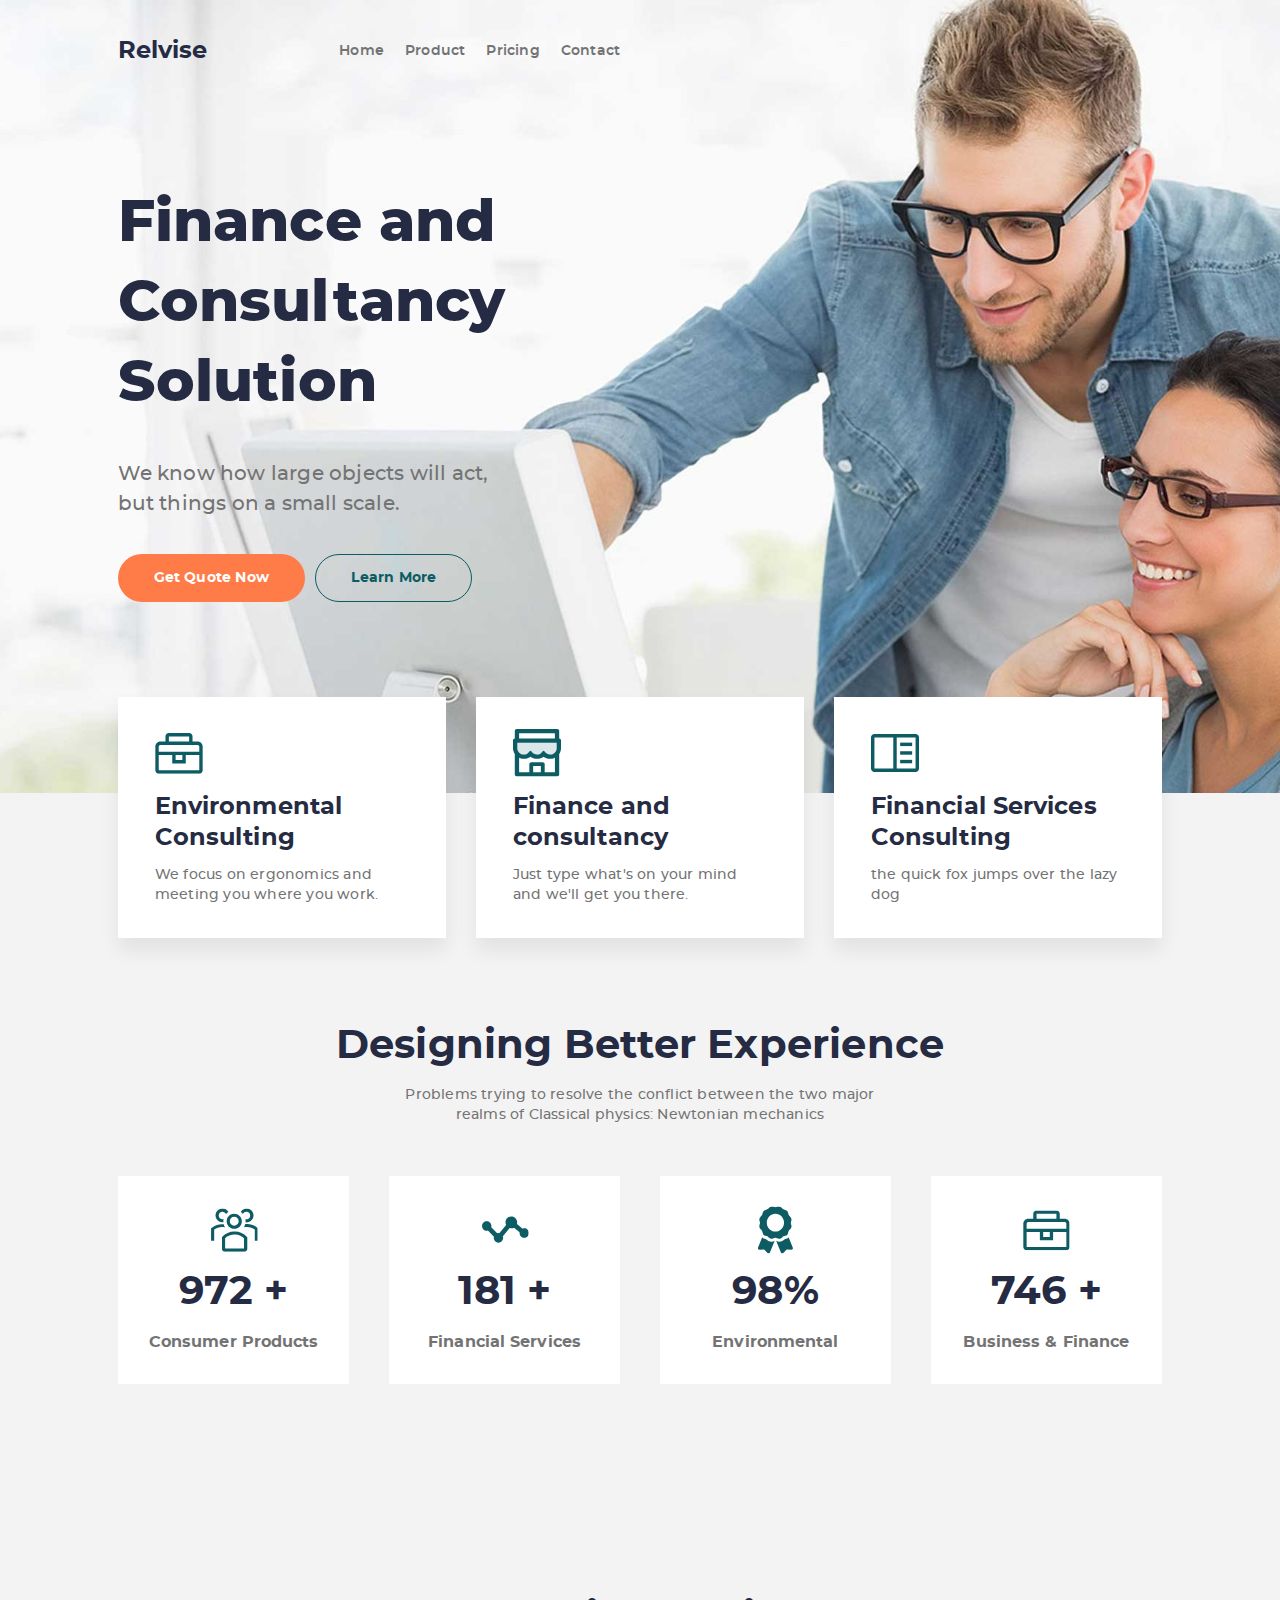
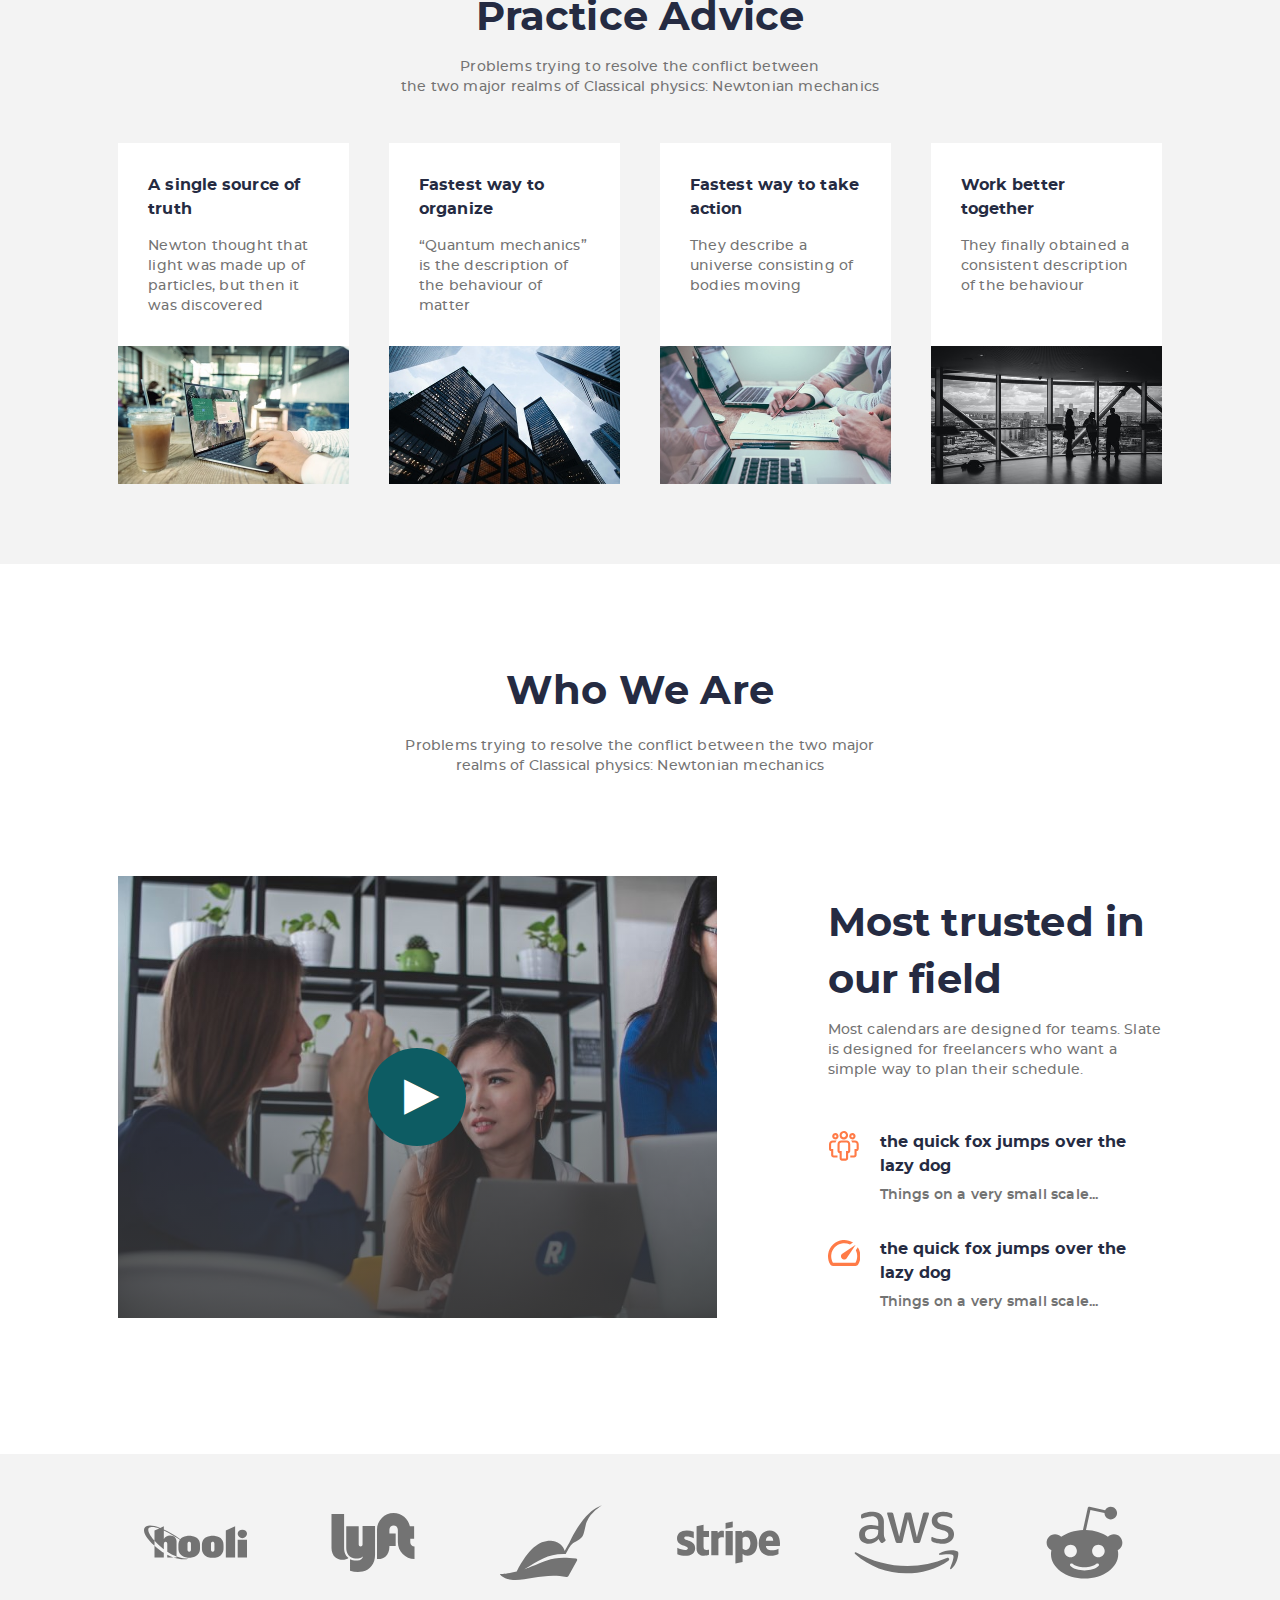
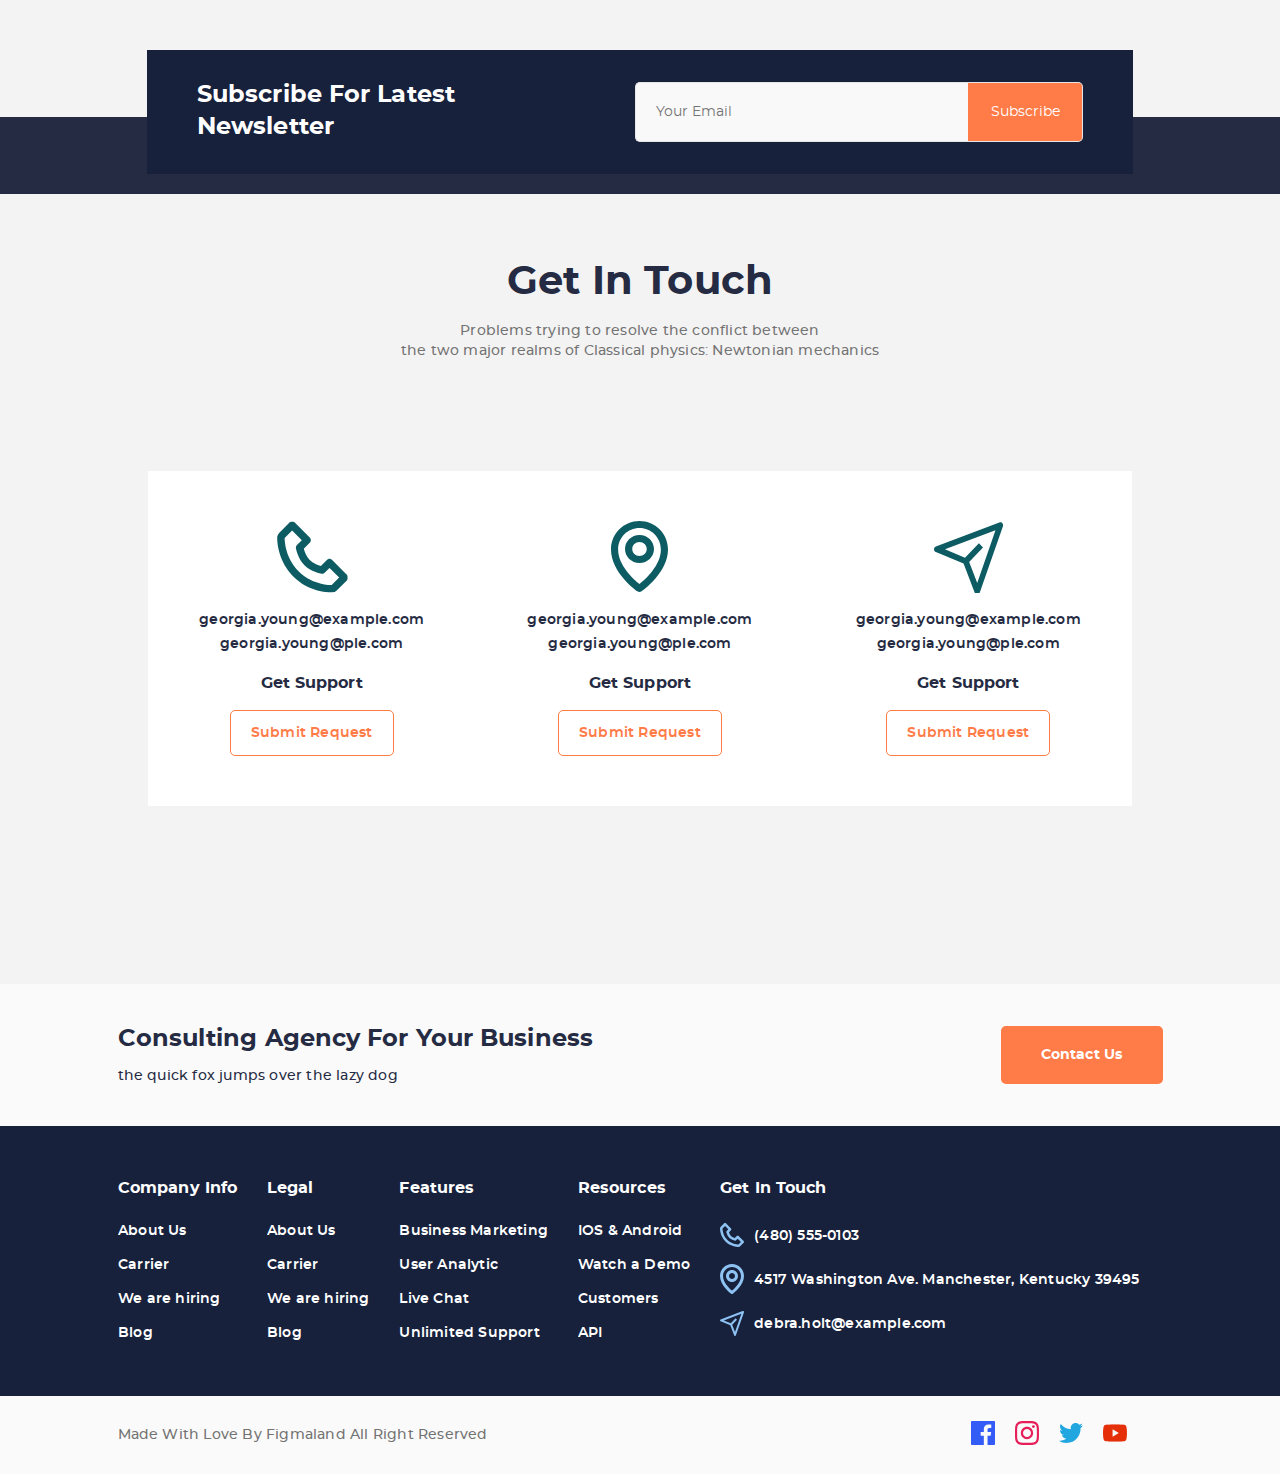
<file: index.html>
<!DOCTYPE html>
<html lang="en">

<head>
  <meta charset="UTF-8">
  <meta http-equiv="X-UA-Compatible" content="IE=edge">
  <meta name="viewport" content="width=device-width, initial-scale=1.0">
  <link rel="stylesheet" href="css/style.css">
  <title>Relvise</title>
</head>

<body>
  <div class="wrapper">
    <header class="header">
      <div class="header__pageContainer">
        <a href="#" class="header__logo">Relvise</a>
        <nav class="header__menu headerMenu">
          <ul class="headerMenu__list">
            <li class="headerMenu__item">
              <a href="#" class="headerMenu__link">Home</a>
            </li>
            <li class="headerMenu__item">
              <a href="#" class="headerMenu__link">Product</a>
            </li>
            <li class="headerMenu__item">
              <a href="#" class="headerMenu__link">Pricing</a>
            </li>
            <li class="headerMenu__item">
              <a href="#" class="headerMenu__link">Contact</a>
            </li>
          </ul>
        </nav>
        <div class="headerMenu__burgerContainer burger">
          <span class="burger__strip"></span>
          <span class="burger__strip"></span>
          <span class="burger__strip"></span>
        </div>
      </div>
    </header>
    <main class="main">
      <section class="main__mainBlock mainBlock">
        <div class="mainBlock__pageContainer">
          <div class="mainBlock__contentContainer">
            <h1 class="mainBlock__title">Finance and Consultancy Solution</h1>
            <p class="mainBlock__description">We know how large objects will act, <br> but things on a small scale.</p>
            <div class="mainBlock__buttons">
              <div class="mainBlock__buttonSpace">
                <a href="#" class="mainBlock__button mainBlock__button_solid">Get Quote Now</a>
              </div>
              <div class="mainBlock__buttonSpace">
                <a href="#" class="mainBlock__button mainBlock__button_border">Learn More</a>
              </div>
            </div>
          </div>
        </div>
        <div class="mainBlock__backgroundContainer">
          <img src="img/main-block/cover.jpeg" alt="" class="mainBlock__backgroundImg">
        </div>
      </section>
      <div class="main__services services">
        <div class="services__pageContainer">
          <div class="services__cardsContainer">

            <div class="services__cardSpace">
              <div class="services__card cardServices">
                <div class="cardServices__iconContainer">
                  <svg class="cardServices__icon" width="48" height="48" viewBox="0 0 48 48" fill="#0D5C63" xmlns="http://www.w3.org/2000/svg">
                    <g clip-path="url(#clip0_964_18504)">
                      <path d="M42.5886 12.5255H37.519V7.45592C37.519 6.55955 37.1629 5.6999 36.5291 5.06608C35.8953 4.43225 35.0356 4.07617 34.1393 4.07617H13.8608C12.9644 4.07617 12.1048 4.43225 11.4709 5.06608C10.8371 5.6999 10.481 6.55955 10.481 7.45592V12.5255H5.41142C4.06687 12.5255 2.77739 13.0597 1.82665 14.0104C0.875916 14.9611 0.341797 16.2506 0.341797 17.5952V41.2534C0.341797 42.1497 0.697876 43.0094 1.3317 43.6432C1.96553 44.2771 2.82518 44.6331 3.72154 44.6331H44.2785C45.1749 44.6331 46.0345 44.2771 46.6683 43.6432C47.3022 43.0094 47.6583 42.1497 47.6583 41.2534V17.5952C47.6583 16.2506 47.1241 14.9611 46.1734 14.0104C45.2227 13.0597 43.9332 12.5255 42.5886 12.5255ZM13.8608 7.45592H34.1393V12.5255H13.8608V7.45592ZM44.2785 41.2534H3.72154V26.0445H17.2405V34.4939H30.7595V26.0445H44.2785V41.2534ZM20.6203 26.0445H27.3798V31.1141H20.6203V26.0445ZM3.72154 22.6648V17.5952C3.72154 17.147 3.89958 16.7172 4.2165 16.4002C4.53341 16.0833 4.96323 15.9053 5.41142 15.9053H42.5886C43.0368 15.9053 43.4666 16.0833 43.7836 16.4002C44.1005 16.7172 44.2785 17.147 44.2785 17.5952V22.6648H3.72154Z" />
                    </g>
                    <defs>
                      <clipPath id="clip0_964_18504">
                        <rect width="48" height="40.7089" fill="white" transform="translate(0 4)" />
                      </clipPath>
                    </defs>
                  </svg>
                </div>
                <h3 class="cardServices__title">Environmental Consulting</h3>
                <p class="cardServices__description">
                  We focus on ergonomics and meeting you where you work.
                </p>
              </div>
            </div>
            <div class="services__cardSpace">
              <div class="services__card cardServices">
                <div class="cardServices__iconContainer">
                  <svg class="cardServices__icon" width="48" height="48" viewBox="0 0 48 48" fill="#0D5C63" xmlns="http://www.w3.org/2000/svg">
                    <g clip-path="url(#clip0_964_18511)">
                      <g clip-path="url(#clip1_964_18511)">
                        <path opacity="0.15" d="M43.6503 13.75H4.35031C4.33231 13.75 4.32031 13.7619 4.32031 13.7796V19.1849C4.32031 22.7291 7.26031 25.6037 10.8783 25.6037C13.3203 25.6037 15.4503 24.2998 16.5843 22.3617C16.7583 22.0594 17.0883 21.8698 17.4423 21.8698C17.7963 21.8698 18.1203 22.0594 18.3003 22.3617C19.4283 24.2998 21.5583 25.6037 24.0003 25.6037C26.4483 25.6037 28.5843 24.2938 29.7063 22.3498C29.8803 22.0535 30.1983 21.8698 30.5403 21.8698H30.5763C30.9243 21.8698 31.2363 22.0535 31.4103 22.3498C32.5383 24.2938 34.6743 25.6037 37.1223 25.6037C40.7403 25.6037 43.6803 22.7291 43.6803 19.1849V13.7796C43.6803 13.7619 43.6683 13.75 43.6503 13.75Z" />
                        <path d="M46.2 9.48885V1.89659C46.2 0.847537 45.342 0 44.28 0H3.72003C2.65803 0 1.80004 0.847537 1.80004 1.89659V9.48885C0.798037 9.54812 3.71756e-05 10.372 3.71756e-05 11.3795V19.1851C-0.00380525 20.6197 0.290253 22.0398 0.864037 23.3576C1.12204 23.9622 1.44004 24.5311 1.80004 25.0705V45.518C1.80004 46.5612 2.65803 47.4146 3.72003 47.4146H44.28C45.342 47.4146 46.2 46.5671 46.2 45.518V25.0705C46.5657 24.5298 46.879 23.9563 47.136 23.3576C47.706 22.036 48 20.6313 48 19.1851V11.3795C48 10.372 47.202 9.54812 46.2 9.48885ZM6.12003 4.26732H41.88V9.48293H6.12003V4.26732ZM27.84 43.1532H20.16V36.9834H27.84V43.1532ZM41.904 43.1532H31.68V35.0868C31.68 34.0378 30.822 33.1902 29.76 33.1902H18.24C17.178 33.1902 16.32 34.0378 16.32 35.0868V43.1532H6.12003V28.7985C6.29403 28.8814 6.47403 28.9644 6.66003 29.0355C7.99803 29.5927 9.42003 29.8712 10.884 29.8712C12.348 29.8712 13.764 29.5927 15.108 29.0355C15.936 28.6918 16.716 28.2532 17.43 27.7257C17.442 27.7198 17.454 27.7198 17.466 27.7257C18.1822 28.2554 18.9622 28.6954 19.788 29.0355C21.126 29.5927 22.548 29.8712 24.012 29.8712C25.476 29.8712 26.892 29.5927 28.236 29.0355C29.064 28.6918 29.844 28.2532 30.558 27.7257C30.57 27.7198 30.582 27.7198 30.594 27.7257C31.3102 28.2554 32.0902 28.6954 32.916 29.0355C34.254 29.5927 35.676 29.8712 37.14 29.8712C38.604 29.8712 40.02 29.5927 41.364 29.0355C41.544 28.9585 41.724 28.8814 41.904 28.7985V43.1532V43.1532ZM43.68 19.1851C43.68 22.7294 40.74 25.6039 37.122 25.6039C34.674 25.6039 32.538 24.2941 31.41 22.3501C31.236 22.0537 30.924 21.87 30.576 21.87H30.54C30.198 21.87 29.88 22.0537 29.706 22.3501C29.1304 23.3417 28.2992 24.1652 27.297 24.7367C26.2948 25.3082 25.1572 25.6074 24 25.6039C21.558 25.6039 19.428 24.3 18.3 22.3619C18.12 22.0597 17.796 21.87 17.442 21.87C17.088 21.87 16.758 22.0597 16.584 22.3619C16.005 23.3498 15.1728 24.1695 14.1711 24.7387C13.1694 25.3078 12.0336 25.6062 10.878 25.6039C7.26003 25.6039 4.32003 22.7294 4.32003 19.1851V13.7799C4.32003 13.7621 4.33203 13.7502 4.35003 13.7502H43.65C43.668 13.7502 43.68 13.7621 43.68 13.7799V19.1851Z" />
                      </g>
                    </g>
                    <defs>
                      <clipPath id="clip0_964_18511">
                        <rect width="48" height="48" fill="white" />
                      </clipPath>
                      <clipPath id="clip1_964_18511">
                        <rect width="48" height="47.4146" fill="white" />
                      </clipPath>
                    </defs>
                  </svg>
                </div>
                <h3 class="cardServices__title">Finance and consultancy </h3>
                <p class="cardServices__description">
                  Just type what's on your mind and we'll get you there.
                </p>
              </div>
            </div>
            <div class="services__cardSpace">
              <div class="services__card cardServices">
                <div class="cardServices__iconContainer">
                  <svg class="cardServices__icon" width="48" height="48" viewBox="0 0 48 48" fill="#0D5C63" xmlns="http://www.w3.org/2000/svg">
                    <g clip-path="url(#clip0_964_18518)">
                      <path d="M29.1416 13.624H41.1395V17.0693H29.1416V13.624Z" />
                      <path d="M29.1416 22.2373H41.1395V25.6826H29.1416V22.2373Z" />
                      <path d="M29.1416 30.8506H41.1395V34.2959H29.1416V30.8506Z" />
                      <path d="M44.5674 5.01123H3.43187C2.52299 5.01214 1.65161 5.37542 1.00893 6.02135C0.366264 6.66727 0.00481376 7.54307 0.00390625 8.45655V39.4644C0.00481376 40.3779 0.366264 41.2537 1.00893 41.8996C1.65161 42.5455 2.52299 42.9088 3.43187 42.9097H44.5674C45.4761 42.9084 46.3472 42.5449 46.9898 41.8991C47.6324 41.2533 47.994 40.3777 47.9953 39.4644V8.45655C47.9944 7.54307 47.633 6.66727 46.9903 6.02135C46.3477 5.37542 45.4763 5.01214 44.5674 5.01123ZM3.43187 8.45655H22.2856V39.4644H3.43187V8.45655ZM25.7136 39.4644V8.45655H44.5674L44.5708 39.4644H25.7136Z" />
                    </g>
                    <defs>
                      <clipPath id="clip0_964_18518">
                        <rect width="48" height="37.92" fill="white" transform="translate(0 5)" />
                      </clipPath>
                    </defs>
                  </svg>
                </div>
                <h3 class="cardServices__title">Financial Services Consulting</h3>
                <p class="cardServices__description">
                  the quick fox jumps over the lazy dog
                </p>
              </div>
            </div>

          </div>
        </div>
      </div>
      <section class="main__statistic statistic">
        <div class="statistic__pageContainer">
          <div class="statistic__titleBlock titleBlock">
            <h2 class="titleBlock__title">Designing Better Experience</h2>
            <p class="statistic__titleBlock_textWidth titleBlock__description">Problems trying to resolve the conflict between the two major realms of Classical physics: Newtonian mechanics </p>
          </div>
          <div class="statistic__cardsContainer">

            <div class="statistic__card cardStat">
              <div class="cardStat__body">
                <div class="cardStat__imgContainer">
                  <img src="img/statistic/users.svg" alt="user icon" class="cardStat__img">
                </div>
                <div class="cardStat__index">972 +</div>
                <div class="cardStat__text">Consumer Products</div>
              </div>
            </div>
            <div class="statistic__card cardStat">
              <div class="cardStat__body">
                <div class="cardStat__imgContainer">
                  <img src="img/statistic/stats.svg" alt="statistic icon" class="cardStat__img">
                </div>
                <div class="cardStat__index">181 +</div>
                <div class="cardStat__text">Financial Services </div>
              </div>
            </div>
            <div class="statistic__card cardStat">
              <div class="cardStat__body">
                <div class="cardStat__imgContainer">
                  <img src="img/statistic/award.svg" alt="award icon" class="cardStat__img">
                </div>
                <div class="cardStat__index">98%</div>
                <div class="cardStat__text">Environmental </div>
              </div>
            </div>
            <div class="statistic__card cardStat">
              <div class="cardStat__body">
                <div class="cardStat__imgContainer">
                  <img src="img/statistic/tool-box.svg" alt="tool box icon" class="cardStat__img">
                </div>
                <div class="cardStat__index">746 +</div>
                <div class="cardStat__text">Business & Finance</div>
              </div>
            </div>

          </div>
        </div>
      </section>
      <section class="main__practice practice">
        <div class="practice__pageContainer">
          <div class="practice__titleBlock titleBlock">
            <h2 class="titleBlock__title">Practice Advice</h2>
            <p class="titleBlock__description">Problems trying to resolve the conflict between <br> the two major realms of Classical physics: Newtonian mechanics </p>
          </div>
          <div class="practice__itemsContainer">

            <div class="practice__item itemPractice">
              <div class="itemPractice__body">
                <div class="itemPractice__content">
                  <div class="itemPractice__title">A single source of truth</div>
                  <div class="itemPractice__text">
                    Newton thought that light was made up of particles, but then it was discovered
                  </div>
                </div>
                <div class="itemPractice__imageContainer">
                  <img src="img/practice/typing.jpeg" alt="typing image" class="itemPractice__image">
                </div>
              </div>
            </div>
            <div class="practice__item itemPractice">
              <div class="itemPractice__body">
                <div class="itemPractice__content">
                  <div class="itemPractice__title">Fastest way to organize</div>
                  <div class="itemPractice__text">
                    “Quantum mechanics” is the description of the behaviour of matter
                  </div>
                </div>
                <div class="itemPractice__imageContainer">
                  <img src="img/practice/skyscrappers.jpeg" alt="skyscrappers image" class="itemPractice__image">
                </div>
              </div>
            </div>
            <div class="practice__item itemPractice">
              <div class="itemPractice__body">
                <div class="itemPractice__content">
                  <div class="itemPractice__title">Fastest way to take action</div>
                  <div class="itemPractice__text">
                    They describe a universe consisting of bodies moving
                  </div>
                </div>
                <div class="itemPractice__imageContainer">
                  <img src="img/practice/reading.jpeg" alt="reading image" class="itemPractice__image">
                </div>
              </div>
            </div>
            <div class="practice__item itemPractice">
              <div class="itemPractice__body">
                <div class="itemPractice__content">
                  <div class="itemPractice__title">Work better together</div>
                  <div class="itemPractice__text">
                    They finally obtained a consistent description of the behaviour
                  </div>
                </div>
                <div class="itemPractice__imageContainer">
                  <img src="img/practice/meeting.jpeg" alt="meeting image" class="itemPractice__image">
                </div>
              </div>
            </div>

          </div>
        </div>
      </section>
      <section class="main__whoweare whoweare">
        <div class="whoweare__pageContainer">
          <div class="whoweare__titleBlock titleBlock">
            <h2 class="titleBlock__title">Who We Are</h2>
            <p class="titleBlock__description">Problems trying to resolve the conflict between the two major realms of Classical physics: Newtonian mechanics </p>
          </div>
          <div class="whoweare__body">
            <div class="whoweare__mediaContainer">
              <div class="whoweare__media">
                <img src="img/whoweare/learning.jpeg" alt="learning image" class="whoweare__img">
                <div class="whoweare__mediaEffect"></div>
                <div class="whoweare__buttonPlay">
                  <div class="whoweare__buttonPlayCircle">
                    <div class="whoweare__symbolPlay">▶</div>
                  </div>
                </div>
              </div>
            </div>
            <div class="whoweare__contentContainer">
              <div class="whoweare__content contentWhoWeAre">
                <div class="contentWhoWeAre__titleBlock titleBlock">
                  <h3 class="titleBlock__title">Most trusted in our field</h3>
                  <p class="titleBlock__description">Most calendars are designed for teams. Slate is designed for freelancers who want a simple way to plan their schedule.</p>
                </div>
                <ul class="contentWhoWeAre__list">
                  <li class="contentWhoWeAre__item">
                    <div class="contentWhoWeAre__iconContainer">
                      <svg class="contentWhoWeAre__icon" width="32" height="32" viewBox="0 0 32 32" fill="#FF7B47" xmlns="http://www.w3.org/2000/svg">
                        <path fill-rule="evenodd" clip-rule="evenodd" d="M18.2367 8.77151C17.7729 9.09308 17.2497 9.31905 16.6976 9.43623C16.1456 9.55342 15.5757 9.55949 15.0212 9.45407C14.4668 9.34865 13.9389 9.13385 13.4684 8.82223C12.9979 8.5106 12.5941 8.10838 12.2807 7.63904C11.9673 7.1697 11.7505 6.64263 11.643 6.08861C11.5354 5.53458 11.5393 4.96468 11.6544 4.41218C11.7695 3.85967 11.9935 3.33562 12.3133 2.8706C12.6331 2.40559 13.0423 2.00893 13.517 1.70376C14.4544 1.08466 15.5986 0.861813 16.6998 1.08393C17.8009 1.30605 18.7693 1.95506 19.3933 2.88911C20.0173 3.82315 20.2462 4.96625 20.0298 6.06853C19.8135 7.17081 19.1696 8.14262 18.2388 8.77151H18.2367ZM17.0573 3.47176C16.8259 3.30528 16.5633 3.18706 16.2853 3.12415C16.0072 3.06124 15.7193 3.05493 15.4388 3.10558C15.1583 3.15622 14.8908 3.26281 14.6523 3.41897C14.4138 3.57514 14.2091 3.7777 14.0505 4.0146C13.8919 4.25149 13.7826 4.51788 13.7291 4.79789C13.6756 5.07791 13.679 5.36583 13.739 5.64451C13.7991 5.92319 13.9146 6.18694 14.0788 6.42004C14.2429 6.65315 14.4522 6.85086 14.6943 7.00139C15.162 7.28552 15.7214 7.37824 16.2558 7.26023C16.7902 7.14222 17.2585 6.82258 17.563 6.36789C17.8676 5.9132 17.985 5.35852 17.8908 4.81941C17.7966 4.2803 17.498 3.79833 17.0573 3.47389V3.47176ZM22.6036 3.53551C23.2164 3.12326 23.9539 2.93762 24.6889 3.01054C25.4239 3.08346 26.1105 3.41038 26.6304 3.93501C27.0009 4.30848 27.2741 4.76715 27.426 5.27079C27.578 5.77443 27.604 6.30766 27.5018 6.82371C27.3997 7.33975 27.1724 7.82284 26.8401 8.23061C26.5077 8.63838 26.0804 8.95837 25.5956 9.16251C25.0133 9.40598 24.3715 9.47011 23.7526 9.34669C23.1336 9.22328 22.5656 8.91794 22.1212 8.46976C21.7872 8.13405 21.5315 7.72865 21.3725 7.28259C21.2135 6.83653 21.155 6.36083 21.2013 5.88954C21.2476 5.41825 21.3975 4.96302 21.6403 4.55643C21.8831 4.14984 22.2127 3.80194 22.6057 3.53764L22.6036 3.53551ZM23.6236 6.95676C23.8231 7.15543 24.0933 7.2667 24.3749 7.2661C24.5143 7.2658 24.6523 7.23805 24.7809 7.18443C24.9096 7.13081 25.0265 7.05236 25.1249 6.95357C25.2232 6.85479 25.3012 6.73759 25.3543 6.60868C25.4073 6.47977 25.4345 6.34167 25.4342 6.20226C25.4339 6.06285 25.4062 5.92486 25.3525 5.79618C25.2989 5.66749 25.2205 5.55063 25.1217 5.45226C24.9238 5.25328 24.6564 5.13899 24.3758 5.13351C24.2357 5.13323 24.0968 5.16073 23.9674 5.21442C23.8379 5.26811 23.7204 5.34694 23.6216 5.44633C23.5228 5.54573 23.4447 5.66372 23.3918 5.7935C23.3388 5.92327 23.3122 6.06224 23.3133 6.20239C23.314 6.48539 23.4253 6.7569 23.6236 6.95889V6.95676ZM5.65455 25.3975H9.5008V27.5331H5.65455C4.98123 27.5271 4.3378 27.2542 3.8653 26.7745C3.39099 26.293 3.12533 25.6441 3.1258 24.9683V21.122C2.8397 21.1124 2.5585 21.045 2.29919 20.9237C2.03988 20.8025 1.80783 20.6299 1.61705 20.4165C1.41433 20.2112 1.25524 19.967 1.14934 19.6985C1.04343 19.4301 0.992909 19.1431 1.0008 18.8546V14.2179C1.00718 13.2149 1.40455 12.2565 2.1058 11.5446C2.80493 10.8413 3.75055 10.4396 4.7408 10.4333H8.6508C8.1234 11.0614 7.72612 11.788 7.48205 12.571H4.7408C4.30951 12.5834 3.89915 12.7597 3.5933 13.064C3.29287 13.3729 3.1251 13.787 3.1258 14.2179V18.9609H5.2508V24.9661C5.24587 25.024 5.25275 25.0823 5.27101 25.1375C5.28928 25.1926 5.31855 25.2435 5.35705 25.287C5.44247 25.353 5.54664 25.3902 5.65455 25.3933V25.3975ZM21.167 11.5468C20.8193 11.1957 20.4057 10.9167 19.9498 10.726C19.494 10.5353 19.0049 10.4365 18.5108 10.4354H13.2408C12.2502 10.4433 11.3029 10.8428 10.6058 11.5468C9.90455 12.2586 9.50718 13.217 9.5008 14.22V20.9733C9.4978 21.5531 9.71853 22.1118 10.1171 22.533C10.3081 22.7462 10.5402 22.9185 10.7994 23.0397C11.0587 23.161 11.3398 23.2286 11.6258 23.2385V28.1749C11.6238 28.5118 11.6885 28.8458 11.8161 29.1576C11.9438 29.4695 12.1319 29.7529 12.3696 29.9918C12.7521 30.3488 13.2344 30.5804 13.7508 30.6548H18.0008C18.5985 30.5763 19.1461 30.2797 19.5384 29.8219C19.9306 29.3642 20.1398 28.7776 20.1258 28.1749V23.2364C20.4119 23.2268 20.6931 23.1594 20.9524 23.0381C21.2117 22.9169 21.4438 22.7443 21.6346 22.5309C21.8371 22.3259 21.9961 22.082 22.102 21.814C22.2079 21.5459 22.2585 21.2592 22.2508 20.9711V14.2179C22.2523 13.2195 21.8633 12.2601 21.167 11.5446V11.5468ZM20.1258 21.0774H18.0008V28.1749C17.9987 28.2869 17.953 28.3937 17.8733 28.4724C17.837 28.5153 17.7913 28.5492 17.7396 28.5713C17.688 28.5935 17.6319 28.6032 17.5758 28.5999H14.1546C14.0435 28.5947 13.9384 28.5483 13.8598 28.4697C13.7812 28.3911 13.7347 28.2859 13.7296 28.1749V21.0774H11.6258V14.2179C11.6258 13.7865 11.7937 13.3721 12.0933 13.064C12.3992 12.7597 12.8095 12.5834 13.2408 12.571H18.5108C18.8327 12.5767 19.146 12.6762 19.4121 12.8574C19.6782 13.0386 19.8857 13.2936 20.0089 13.591C20.0898 13.7899 20.1296 14.0032 20.1258 14.2179V21.0774ZM26.0971 27.531H22.2508V25.3954H26.0758C26.1837 25.3924 26.2879 25.3552 26.3733 25.2891C26.4161 25.2473 26.4496 25.1969 26.4715 25.1413C26.4935 25.0856 26.5035 25.0259 26.5008 24.9661V18.9609H28.6258V14.2179C28.6265 13.787 28.4587 13.3729 28.1583 13.064C27.8524 12.7597 27.4421 12.5834 27.0108 12.571H24.2696C24.0256 11.788 23.6283 11.0613 23.1008 10.4333H27.0108C28.0012 10.4423 28.9481 10.8417 29.6458 11.5446C30.347 12.2565 30.7444 13.2149 30.7508 14.2179V18.8546C30.7508 19.4348 30.5319 19.9915 30.1367 20.4123C29.7414 20.8351 29.2017 21.088 28.6258 21.1199V24.9661C28.6258 25.644 28.3602 26.2921 27.8863 26.7724C27.4138 27.2521 26.7704 27.5249 26.0971 27.531ZM7.3758 2.99576C6.74346 2.99503 6.12531 3.18314 5.60057 3.536C5.07583 3.88885 4.66842 4.39037 4.43055 4.97626C4.19049 5.56195 4.12817 6.20536 4.25136 6.82623C4.37456 7.4471 4.67781 8.01797 5.1233 8.46764C5.56863 8.91678 6.13774 9.22298 6.75793 9.34712C7.37812 9.47126 8.02124 9.4077 8.60514 9.16456C9.18903 8.92142 9.68719 8.50975 10.036 7.98212C10.3848 7.45449 10.5684 6.83486 10.5633 6.20239C10.5633 5.35239 10.2276 4.53639 9.6283 3.93501C9.33323 3.63779 8.98233 3.40181 8.59577 3.24063C8.20921 3.07944 7.79462 2.99622 7.3758 2.99576ZM7.3758 7.27126C7.23565 7.27155 7.09684 7.24405 6.96739 7.19035C6.83793 7.13666 6.72041 7.05784 6.6216 6.95844C6.5228 6.85905 6.44468 6.74105 6.39176 6.61128C6.33885 6.48151 6.31218 6.34253 6.3133 6.20239C6.31385 5.92017 6.42577 5.64959 6.62473 5.44944C6.82368 5.24928 7.0936 5.13575 7.3758 5.13351C7.65714 5.13847 7.92548 5.25287 8.12386 5.45244C8.32223 5.652 8.43503 5.92102 8.4383 6.20239C8.43775 6.4846 8.32583 6.75519 8.12688 6.95534C7.92792 7.15549 7.658 7.26902 7.3758 7.27126Z" />
                      </svg>
                    </div>
                    <div class="contentWhoWeAre__textContainer">
                      <h5 class="contentWhoWeAre__subtitle">the quick fox jumps over the lazy dog</h5>
                      <div class="contentWhoWeAre__text">Things on a very small scale...</div>
                    </div>
                  </li>
                  <li class="contentWhoWeAre__item">
                    <div class="contentWhoWeAre__iconContainer">
                      <svg class="contentWhoWeAre__icon" width="32" height="32" viewBox="0 0 32 32" fill="#FF7B47" xmlns="http://www.w3.org/2000/svg">
                        <g clip-path="url(#clip0_964_17543)">
                          <path d="M29.8154 10.3646L27.8167 13.3708C28.7806 15.2933 29.2525 17.4249 29.1901 19.5746C29.1277 21.7243 28.5329 23.825 27.4592 25.6883H4.93666C3.54106 23.2672 2.96277 20.4609 3.28751 17.6853C3.61226 14.9097 4.82277 12.3126 6.73956 10.2791C8.65636 8.2456 11.1774 6.88388 13.929 6.39581C16.6806 5.90775 19.5162 6.31934 22.0154 7.56956L25.0217 5.57081C21.9609 3.60816 18.3304 2.72869 14.7109 3.07308C11.0913 3.41747 7.69176 4.96581 5.05609 7.47045C2.42042 9.97509 0.700875 13.2913 0.172515 16.8886C-0.355844 20.486 0.337506 24.1566 2.14166 27.3133C2.42524 27.8045 2.83243 28.2129 3.32276 28.498C3.81309 28.7831 4.36949 28.9349 4.93666 28.9383H27.4429C28.0156 28.9406 28.5787 28.7915 29.0752 28.5061C29.5718 28.2208 29.9841 27.8093 30.2704 27.3133C31.7676 24.7197 32.519 21.7627 32.4416 18.769C32.3642 15.7752 31.461 12.8611 29.8317 10.3483L29.8154 10.3646ZM13.9067 21.4796C14.2085 21.7817 14.5669 22.0214 14.9615 22.185C15.356 22.3486 15.7789 22.4327 16.206 22.4327C16.6331 22.4327 17.056 22.3486 17.4506 22.185C17.8451 22.0214 18.2036 21.7817 18.5054 21.4796L27.7029 7.68331L13.9067 16.8808C13.6045 17.1826 13.3648 17.5411 13.2012 17.9356C13.0377 18.3302 12.9535 18.7531 12.9535 19.1802C12.9535 19.6073 13.0377 20.0302 13.2012 20.4247C13.3648 20.8193 13.6045 21.1777 13.9067 21.4796Z" />
                        </g>
                        <defs>
                          <clipPath id="clip0_964_17543">
                            <rect width="32" height="32" fill="white" />
                          </clipPath>
                        </defs>
                      </svg>
                    </div>
                    <div class="contentWhoWeAre__textContainer">
                      <h5 class="contentWhoWeAre__subtitle">the quick fox jumps over the lazy dog</h5>
                      <div class="contentWhoWeAre__text">Things on a very small scale...</div>
                    </div>
                  </li>
                </ul>
              </div>
            </div>
          </div>
        </div>
      </section>
      <div class="main__clients clients">
        <div class="clients__pageContainer">
          <div class="clients__cardsContainer">
            <div class="clients__cardSpace cardClients">
              <div class="cardClients__body">
                <svg class="cardClients__svg" width="103" height="35" viewBox="0 0 103 35" fill="#737373" xmlns="http://www.w3.org/2000/svg">
                  <path d="M23.2553 32.4249L29.4193 32.5526C27.2949 31.8183 25.2349 30.9244 23.2553 29.8709V32.4249ZM32.5414 31.5789V32.4249L29.4193 32.5526C35.2935 34.5479 40.6688 34.8193 44.66 33.7019C41.4574 33.7338 37.2891 33.2869 32.5414 31.5789ZM98.3488 13.1901C100.908 13.1901 103 11.131 103 8.577C103 6.02301 100.924 4.6662 98.3488 4.6662C95.7899 4.6662 93.6977 6.03897 93.6977 8.577C93.6977 11.115 95.7738 13.1901 98.3488 13.1901ZM93.6816 32.4249H103V14.7864H93.6816V32.4249ZM81.8205 32.4249H91.1388V1.25024L81.8205 5.60799V32.4249ZM76.8314 13.3657C73.9024 10.4606 68.7202 10.6362 68.7202 10.6362C68.7202 10.6362 63.5219 10.4606 60.6089 13.3657C57.6799 16.2709 57.9052 18.777 57.9052 21.762C57.9052 24.747 57.6799 27.2371 60.6089 30.1423C63.538 33.0474 68.7202 32.8718 68.7202 32.8718C68.7202 32.8718 73.9185 33.0474 76.8314 30.1423C79.7605 27.2371 79.5352 24.747 79.5352 21.762C79.5191 18.761 79.7444 16.2549 76.8314 13.3657ZM70.4261 24.8427C70.4261 25.4174 70.1364 26.838 68.7041 26.838C67.2718 26.838 66.9821 25.4174 66.9821 24.8427V18.3939C66.9821 17.0052 68.1569 16.654 68.7041 16.654C69.2513 16.654 70.4261 16.9892 70.4261 18.3939V24.8427ZM53.3346 13.3657C50.4055 10.4606 45.2233 10.6362 45.2233 10.6362C45.2233 10.6362 40.0411 10.4606 37.1121 13.3657C36.8063 13.669 36.5166 13.9883 36.2591 14.3235C30.1113 9.5986 24.5911 6.90094 19.8274 4.57043V1.2662L16.2063 2.95822C7.45129 -0.569481 1.88285 0.0530559 0.547068 2.97418C0.547068 2.97418 -3.46028 8.20986 10.493 20.6606V32.4249H19.8113V27.8596C18.7652 27.1892 17.7191 26.4709 16.6891 25.6887C14.3072 23.9009 12.2794 22.2409 10.5091 20.6765V15.7282C12.6174 18.0747 15.4177 20.7404 19.1032 23.7573L19.8274 24.3319V19.5751C19.8274 18.4737 20.101 16.67 21.5655 16.67C23.03 16.67 23.2714 17.7714 23.2714 19.0643V26.838C26.1683 28.7855 29.2744 30.3657 32.5575 31.5629V16.5742C32.5575 13.5892 30.401 10.6042 26.0235 10.6042C23.4807 10.5883 21.1149 11.9132 19.8274 14.1V5.4324C26.5707 8.76855 33.33 12.8549 35.905 14.7385C34.2635 17.069 34.4083 19.2239 34.4083 21.7141C34.4083 24.6991 34.183 27.1892 37.1121 30.0944C40.0411 32.9995 45.2233 32.824 45.2233 32.824C45.2233 32.824 50.4216 32.9995 53.3346 30.0944C56.2636 27.1892 56.0222 24.6991 56.0222 21.7141C56.0222 18.761 56.2636 16.2549 53.3346 13.3657ZM10.493 5.60799V15.7122C2.65535 7.01268 4.23254 3.58076 4.82801 3.08592C7.00066 1.2662 10.8632 1.80892 15.1924 3.42113L10.493 5.60799ZM46.9453 24.8427C46.9453 25.4174 46.6557 26.838 45.2233 26.838C43.791 26.838 43.5013 25.4174 43.5013 24.8427V18.3939C43.5013 17.0052 44.6761 16.654 45.2233 16.654C45.7705 16.654 46.9453 16.9892 46.9453 18.3939V24.8427Z" />
                </svg>
              </div>
            </div>
            <div class="clients__cardSpace cardClients">
              <div class="cardClients__body">
                <svg class="cardClients__svg" width="84" height="59" viewBox="0 0 84 59" fill="#737373" xmlns="http://www.w3.org/2000/svg">
                  <path d="M0.5 0.995234H13.1121V35.0099C13.1121 40.4046 15.5437 43.6154 17.5215 44.9519C15.4627 46.761 9.22148 48.3582 4.52031 44.4955C1.76445 42.2137 0.5 38.4162 0.5 34.8795V0.995234ZM79.2689 29.2729V25.6872H83.1272V13.1701H78.8961C77.2588 5.62396 70.5961 0.017334 62.6365 0.017334C53.4611 0.017334 45.9879 7.51457 45.9879 16.7557V45.9624C48.5816 46.3372 51.7266 45.9135 54.3689 43.6806C57.141 41.3988 58.3893 37.6176 58.3893 34.0646V32.9726H64.6791V20.4555H58.3893V16.6579C58.3893 11.0187 66.8514 11.0187 66.8514 16.6579V29.224C66.8514 38.4488 74.3084 45.9624 83.5 45.9624V33.4941C81.1494 33.4941 79.2689 31.5872 79.2689 29.2729ZM31.5602 13.1375V31.5546C31.5602 34.0646 27.702 34.0646 27.702 31.5546V13.1375H15.252V34.7654C15.252 38.6444 16.5488 43.5665 22.5469 45.18C28.5449 46.7773 31.9816 43.4524 31.9816 43.4524C31.6412 45.6364 29.6311 47.2499 26.324 47.5759C23.8113 47.8367 20.6178 46.9892 19.0291 46.3046V57.7624C23.098 58.9847 27.3777 59.3596 31.6088 58.5284C39.2441 57.0452 44.0588 50.64 44.0588 42.0996V13.056H31.5602V13.1375Z" />
                </svg>
              </div>
            </div>
            <div class="clients__cardSpace cardClients">
              <div class="cardClients__body">
                <svg class="cardClients__svg" width="102" height="75" viewBox="0 0 102 75" fill="#737373" xmlns="http://www.w3.org/2000/svg">
                  <path d="M102 0.145752C89.1225 8.82826 87.7519 15.1296 86.6362 17.0572C85.5684 19.0334 84.7716 26.825 82.9228 30.5993C81.0581 34.4222 74.2847 37.4352 72.3881 38.6987C70.5234 39.9622 67.8778 44.8704 65.7103 49.0982C48.4819 48.3855 39.0309 55.3833 24.4003 64.2602C29.0859 62.6889 31.3012 61.555 31.3012 61.555C46.3144 55.7235 53.5022 50.4913 76.1016 53.5853C76.2769 53.5853 76.4044 53.6825 76.5478 53.7149C77.1694 54.0712 77.3925 54.8326 77.0419 55.4643L68.4516 70.9827C68.0531 71.744 67.2084 72.149 66.3637 71.9708C46.155 68.1155 30.2016 74.7732 15.5391 74.9838C3.84094 75.1619 0 69.5572 0 69.298C0 69.1198 0.095625 69.0226 0.270938 69.0226C0.270938 69.0226 6.375 69.0226 16.7025 66.5442C28.4325 43.8175 38.8875 35.8639 50.2669 35.8639C50.2669 35.8639 61.6941 35.8639 64.7062 45.8909C68.34 39.46 69.2166 37.9211 69.2166 37.9211C70.0612 36.3985 74.7947 25.4157 82.9866 15.0162C91.1944 4.64899 97.3941 2.0734 102 0.145752Z" />
                </svg>
              </div>
            </div>
            <div class="clients__cardSpace cardClients">
              <div class="cardClients__body">
                <svg class="cardClients__svg" width="103" height="43" viewBox="0 0 103 43" fill="#737373" xmlns="http://www.w3.org/2000/svg">
                  <path d="M26.5552 3.79318L19.5866 5.25682L19.5544 27.9114C19.5544 32.0955 22.741 34.8 26.9736 34.8C29.3233 34.8 31.0454 34.3705 31.9949 33.8614V28.4841C31.0775 28.85 26.5713 30.1546 26.5713 25.9864V15.9318H31.9949V9.91818H26.5713L26.5552 3.79318ZM40.8947 12.0023L40.4602 9.91818H34.2802V34.2909H41.4097V17.8886C43.0996 15.6932 45.9482 16.1227 46.8655 16.4091V9.91818C45.8999 9.58409 42.5685 8.96364 40.8947 12.0023ZM55.7493 0.5L48.5714 2.01136V7.77045L55.7493 6.25909V0.5ZM7.2266 17.0932C7.2266 15.9955 8.16004 15.5659 9.65676 15.55C11.8294 15.55 14.5975 16.2023 16.7702 17.3636V10.7136C14.4044 9.79091 12.0386 9.425 9.67285 9.425C3.8791 9.425 0.0166016 12.4159 0.0166016 17.4114C0.0166016 25.2386 10.8799 23.9659 10.8799 27.3386C10.8799 28.6432 9.73723 29.0727 8.14395 29.0727C5.77816 29.0727 2.72035 28.1023 0.322383 26.8136V33.1773C2.97785 34.3068 5.66551 34.7841 8.12785 34.7841C14.0664 34.7841 18.1543 32.2705 18.1543 27.1796C18.1543 18.7636 7.2266 20.275 7.2266 17.0932ZM103.001 22.3909C103.001 15.1523 99.4599 9.44091 92.6683 9.44091C85.8768 9.44091 81.7407 15.1523 81.7407 22.3432C81.7407 30.8545 86.6171 34.7841 93.5696 34.7841C96.9815 34.7841 99.5404 34.0205 101.488 32.9545V27.6409C99.5404 28.6114 97.3033 29.2 94.4708 29.2C91.6866 29.2 89.2404 28.2295 88.9185 24.9205H102.904C102.936 24.5545 103.001 23.075 103.001 22.3909ZM88.8541 19.7182C88.8541 16.5364 90.8336 15.2 92.6201 15.2C94.3743 15.2 96.2411 16.5364 96.2411 19.7182H88.8541ZM70.6843 9.44091C67.884 9.44091 66.0815 10.7455 65.0836 11.6523L64.7135 9.90227H58.4208V42.4841L65.5665 40.9886L65.5825 33.0023C66.6125 33.75 68.1414 34.7841 70.636 34.7841C75.7538 34.7841 80.421 31.0932 80.421 22.1205C80.4371 13.9114 75.7055 9.44091 70.6843 9.44091ZM68.9783 28.9296C67.3046 28.9296 66.3068 28.325 65.6147 27.5932L65.5665 17.0932C66.3068 16.2818 67.3368 15.6932 68.9783 15.6932C71.5855 15.6932 73.388 18.5886 73.388 22.2795C73.4041 26.0818 71.6338 28.9296 68.9783 28.9296ZM48.5875 34.2909H55.7654V9.91818H48.5875V34.2909Z" />
                </svg>
              </div>
            </div>
            <div class="clients__cardSpace cardClients">
              <div class="cardClients__body">
                <svg class="cardClients__svg" width="105" height="63" viewBox="0 0 105 63" fill="#737373" xmlns="http://www.w3.org/2000/svg">
                  <path d="M29.8868 22.9887C29.7701 26.6268 31.6039 28.2378 31.6492 29.261C31.6277 29.4692 31.5561 29.6693 31.4405 29.8445C31.325 30.0197 31.1688 30.165 30.9851 30.2681L28.9116 31.7072C28.6432 31.8938 28.3269 32.0007 27.9995 32.0156C27.9299 32.0124 26.6728 32.3096 24.6819 27.9021C23.4672 29.4055 21.9218 30.6133 20.1638 31.4332C18.4058 32.2531 16.482 32.6633 14.5395 32.6324C11.9022 32.7754 4.75504 31.1483 5.12277 23.6039C4.8652 17.4553 10.6403 13.6357 16.613 13.9585C17.7631 13.9618 20.1121 14.018 24.2251 14.9656V12.4567C24.6608 8.20668 21.8438 4.90911 16.9661 5.40383C16.5773 5.40543 13.8235 5.32352 9.54034 7.02771C8.34806 7.57061 8.19579 7.48067 7.79891 7.48067C6.59853 7.48067 7.09261 4.03051 7.32264 3.59362C8.16663 2.56564 13.1317 0.646211 18.0045 0.673517C21.2626 0.387814 24.5032 1.38483 27.0259 3.44906C28.0514 4.5864 28.8338 5.91801 29.3257 7.3635C29.8177 8.80898 30.0091 10.3383 29.8884 11.8592L29.8868 22.9887ZM15.8873 28.1912C21.1407 28.1157 23.3649 24.9836 23.8719 23.2971C24.2704 21.6828 24.204 20.6613 24.204 18.8961C22.6375 18.5234 20.3826 18.117 17.7955 18.1138C15.3413 17.9307 10.859 19.0181 11.0339 23.2955C10.833 25.9923 12.8353 28.339 15.8873 28.1912ZM43.5752 31.8936C42.302 32.0092 41.7091 31.1129 41.5211 30.2279L33.4539 3.78155C33.2967 3.33502 33.193 2.87403 33.1428 2.40341C33.1131 2.20939 33.1622 2.01158 33.2795 1.85346C33.3967 1.69535 33.5725 1.58985 33.7681 1.56015C33.807 1.55372 33.4231 1.56015 37.3725 1.56015C38.7948 1.4188 39.2581 2.5287 39.4055 3.2258L45.1919 25.8462L50.5636 3.2258C50.6495 2.70859 51.0399 1.44771 52.6372 1.58103H55.417C55.7685 1.55212 57.2167 1.50072 57.4711 3.24668L62.8849 26.1562L68.8576 3.24668C68.9353 2.89652 69.2982 1.42041 70.9117 1.58103H74.1062C74.2439 1.56015 75.1024 1.45093 74.9567 2.95916C74.887 3.25631 75.5091 1.24694 66.4115 30.2488C66.2252 31.1338 65.6307 32.0301 64.3574 31.9144H61.3297C59.5575 32.0992 59.3032 30.3628 59.2757 30.1878L53.9039 8.1617L48.5938 30.1653C48.5679 30.3404 48.3135 32.0767 46.5397 31.892H43.5752V31.8936ZM87.8773 32.7979C86.9248 32.7995 82.3824 32.7497 78.5853 30.8238C78.2071 30.665 77.8849 30.3984 77.6597 30.0579C77.4344 29.7173 77.3163 29.3181 77.3201 28.9108V27.1841C77.3201 25.8269 78.3245 26.0758 78.7505 26.2381C80.377 26.8902 81.4202 27.3849 83.4176 27.78C89.3547 28.9895 91.966 27.4106 92.6059 27.0605C94.7361 25.806 94.9046 22.9357 93.4563 21.4467C91.7587 20.0349 90.9487 19.9819 84.8496 18.0737C84.098 17.8665 77.7705 15.8876 77.7559 9.66352C77.6571 5.12756 81.8139 0.639785 89.0177 0.676728C91.0702 0.675122 96.5391 1.3401 98.0197 3.18564C98.2384 3.52134 98.3469 3.91647 98.3307 4.31642V5.9403C98.3307 6.65346 98.0683 7.01004 97.5418 7.01004C96.2929 6.87191 94.0768 5.2159 89.5782 5.28336C88.4621 5.22554 83.1163 5.42953 83.356 9.29409C83.2864 12.3395 87.6667 13.4815 88.1672 13.6132C94.0735 15.3752 96.0482 15.6676 98.3923 18.3644C101.169 21.9382 99.6721 26.1224 99.097 27.2693C96.0061 33.291 88.0134 32.8011 87.8773 32.7979ZM94.3894 49.6407C83.045 57.948 66.5767 62.3699 52.5157 62.3699C33.543 62.494 15.2098 55.5768 1.1199 42.9781C0.0620835 42.032 0.995168 40.7358 2.2814 41.457C17.9113 50.322 35.6076 54.9799 53.614 54.9685C67.0607 54.897 80.3606 52.1923 92.75 47.0097C94.6583 46.2066 96.2767 48.2625 94.3894 49.6407ZM99.118 44.2936C97.6666 42.4432 89.515 43.4294 85.8653 43.8615C84.7654 43.9852 84.5791 43.0391 85.5753 42.3404C92.0664 37.8157 102.727 39.1119 103.952 40.633C105.175 42.1541 103.62 52.7455 97.5434 57.8051C96.6104 58.5873 95.7178 58.1745 96.1325 57.1465C97.4997 53.7333 100.569 46.1455 99.118 44.2936Z" />
                </svg>
              </div>
            </div>
            <div class="clients__cardSpace cardClients">
              <div class="cardClients__body">
                <svg class="cardClients__svg" width="77" height="73" viewBox="0 0 77 73" fill="#737373" xmlns="http://www.w3.org/2000/svg">
                  <path d="M67.926 28.1614C65.531 28.1614 63.4234 29.1556 61.8747 30.7111C56.1747 26.7503 48.4949 24.2006 39.9848 23.928L44.4075 3.91556L58.4898 7.09061C58.4898 10.5543 61.2999 13.3766 64.7486 13.3766C68.2613 13.3766 71.0873 10.4741 71.0873 7.01043C71.0873 3.54674 68.2772 0.644287 64.7486 0.644287C62.2898 0.644287 60.1663 2.1356 59.1125 4.17213L43.5613 0.70843C42.7789 0.499966 42.0125 1.06121 41.805 1.84696L36.9512 23.912C28.505 24.2648 20.905 26.8144 15.189 30.7752C13.6403 29.1556 11.4529 28.1614 9.0579 28.1614C0.18059 28.1614 -2.72529 40.124 5.4016 44.2131C5.1142 45.4799 4.98647 46.8269 4.98647 48.1739C4.98647 61.6118 20.0587 72.5 38.5638 72.5C57.1487 72.5 72.2209 61.6118 72.2209 48.1739C72.2209 46.8269 72.0772 45.4158 71.726 44.149C79.6932 40.0438 76.7554 28.1614 67.926 28.1614ZM18.2865 45.063C18.2865 41.5351 21.0966 38.6968 24.6251 38.6968C28.0739 38.6968 30.884 41.5191 30.884 45.063C30.884 48.5267 28.0739 51.349 24.6251 51.349C21.1125 51.365 18.2865 48.5267 18.2865 45.063ZM52.5024 60.0563C46.6907 65.8933 30.2932 65.8933 24.4814 60.0563C23.8428 59.4951 23.8428 58.5008 24.4814 57.8594C25.0403 57.2982 26.0302 57.2982 26.589 57.8594C31.0276 62.4296 45.7487 62.5098 50.3789 57.8594C50.9377 57.2982 51.9276 57.2982 52.4865 57.8594C53.1411 58.5008 53.1411 59.4951 52.5024 60.0563ZM52.3747 51.365C48.926 51.365 46.1159 48.5427 46.1159 45.079C46.1159 41.5512 48.926 38.7129 52.3747 38.7129C55.8873 38.7129 58.7134 41.5351 58.7134 45.079C58.6974 48.5267 55.8873 51.365 52.3747 51.365Z" />
                </svg>
              </div>
            </div>
          </div>
        </div>
      </div>
      <div class="main__subscribe subscribe">
        <div class="subscribe__pageContainer_w996">
          <div class="subscribe__contentContainer">
            <h3 class="subscribe__label">Subscribe For Latest Newsletter</h3>
            <form class="subscribe__form" action="#" method="post">
              <input class="subscribe__email" type="email" placeholder="Your Email" required>
              <button class="subscribe__submit" type="submit">Subscribe</button>
            </form>
          </div>
        </div>
      </div>
      <section class="main__getintouch getintouch">
        <div class="getintouch__pageContainer_w995">
          <div class="getintouch__titleBlock titleBlock">
            <h2 class="titleBlock__title">Get In Touch</h2>
            <p class="titleBlock__description">Problems trying to resolve the conflict between <br> the two major realms of Classical physics: Newtonian mechanics </p>
          </div>
          <div class="getintouch__cardsContainer">

            <div class="getintouch__card cardGetInTouch">
              <div class="cardGetInTouch__imageContainer">
                <svg class="cardGetInTouch__image" width="72" height="72" viewBox="0 0 73 72" fill="#0D5C63" xmlns="http://www.w3.org/2000/svg">
                  <g clip-path="url(#clip0_964_17595)">
                    <path d="M56.929 38.9947C56.5775 38.6426 56.16 38.3632 55.7004 38.1726C55.2408 37.982 54.7482 37.8839 54.2506 37.8839C53.7531 37.8839 53.2604 37.982 52.8008 38.1726C52.3413 38.3632 51.9238 38.6426 51.5722 38.9947L45.5335 45.0334C42.7339 44.1999 37.5097 42.3057 34.1987 38.9947C30.8876 35.6836 28.9934 30.4594 28.16 27.6598L34.1987 21.6211C34.5508 21.2696 34.8301 20.8521 35.0207 20.3925C35.2113 19.9329 35.3094 19.4403 35.3094 18.9427C35.3094 18.4452 35.2113 17.9525 35.0207 17.4929C34.8301 17.0333 34.5508 16.6159 34.1987 16.2643L19.0451 1.11076C18.6936 0.758646 18.2761 0.479298 17.8165 0.288701C17.3569 0.0981045 16.8642 0 16.3667 0C15.8692 0 15.3765 0.0981045 14.9169 0.288701C14.4573 0.479298 14.0398 0.758646 13.6883 1.11076L3.41418 11.3849C1.97459 12.8245 1.16387 14.802 1.19418 16.8212C1.28131 22.2159 2.70954 40.9533 17.4767 55.7204C32.2439 70.4876 50.9813 71.912 56.3797 72.003H56.4858C58.4861 72.003 60.3765 71.215 61.8085 69.783L72.0826 59.5088C72.4347 59.1573 72.7141 58.7398 72.9047 58.2802C73.0953 57.8207 73.1934 57.328 73.1934 56.8304C73.1934 56.3329 73.0953 55.8402 72.9047 55.3807C72.7141 54.9211 72.4347 54.5036 72.0826 54.1521L56.929 38.9947ZM56.4479 64.4224C51.72 64.3428 35.5435 63.0737 22.8335 50.3599C10.0818 37.6081 8.84674 21.3749 8.77097 16.7417L16.3667 9.14594L26.1635 18.9427L21.2651 23.8411C20.8198 24.2861 20.4924 24.835 20.3125 25.4382C20.1326 26.0414 20.1058 26.68 20.2346 27.2961C20.3256 27.7318 22.5494 38.0627 28.8381 44.3515C35.1268 50.6402 45.4578 52.864 45.8934 52.9549C46.5092 53.0874 47.1484 53.0627 47.7522 52.8833C48.356 52.7039 48.9049 52.3755 49.3485 51.9283L54.2506 47.0299L64.0474 56.8267L56.4479 64.4224Z" />
                  </g>
                  <defs>
                    <clipPath id="clip0_964_17595">
                      <rect width="72" height="72" transform="translate(0.5)" />
                    </clipPath>
                  </defs>
                </svg>
              </div>
              <div class="cardGetInTouch__contactsContainer">
                <a href="mailto:georgia.young@example.com" class="cardGetInTouch__link">georgia.young@example.com</a>
                <a href="mailto:georgia.young@ple.com" class="cardGetInTouch__link">georgia.young@ple.com</a>
              </div>
              <div class="cardGetInTouch__label">Get Support</div>
              <div class="cardGetInTouch__buttonContainer">
                <a href="#" class="cardGetInTouch__button">Submit Request</a>
              </div>
            </div>
            <div class="getintouch__card cardGetInTouch">
              <div class="cardGetInTouch__imageContainer">
                <svg class="cardGetInTouch__image" width="73" height="72" viewBox="0 0 73 72" fill="#0D5C63" xmlns="http://www.w3.org/2000/svg">
                  <path d="M36.5 42C44.4967 42 51 35.721 51 28C51 20.279 44.4967 14 36.5 14C28.5032 14 22 20.279 22 28C22 35.721 28.5032 42 36.5 42ZM36.5 21C40.4984 21 43.75 24.1395 43.75 28C43.75 31.8605 40.4984 35 36.5 35C32.5016 35 29.25 31.8605 29.25 28C29.25 24.1395 32.5016 21 36.5 21Z" />
                  <path d="M34.4338 70.3403C35.0367 70.7693 35.7591 71 36.5 71C37.2409 71 37.9633 70.7693 38.5662 70.3403C39.6492 69.577 65.103 51.2624 64.9997 28.4002C64.9997 12.7411 52.214 0 36.5 0C20.786 0 8.00031 12.7411 8.00031 28.3825C7.897 51.2624 33.3508 69.577 34.4338 70.3403ZM36.5 7.10006C48.2882 7.10006 57.8748 16.6532 57.8748 28.418C57.9496 44.173 42.2427 58.3199 36.5 62.9598C30.7609 58.3163 15.0504 44.1659 15.1252 28.4002C15.1252 16.6532 24.7118 7.10006 36.5 7.10006Z" />
                </svg>
              </div>
              <div class="cardGetInTouch__contactsContainer">
                <a href="mailto:georgia.young@example.com" class="cardGetInTouch__link">georgia.young@example.com</a>
                <a href="mailto:georgia.young@ple.com" class="cardGetInTouch__link">georgia.young@ple.com</a>
              </div>
              <div class="cardGetInTouch__label">Get Support</div>
              <div class="cardGetInTouch__buttonContainer">
                <a href="#" class="cardGetInTouch__button">Submit Request</a>
              </div>
            </div>
            <div class="getintouch__card cardGetInTouch">
              <div class="cardGetInTouch__imageContainer">
                <svg class="cardGetInTouch__image" width="72" height="72" viewBox="0 0 72 72" fill="#0D5C63" xmlns="http://www.w3.org/2000/svg">
                  <g clip-path="url(#clip0_964_17616)">
                    <path d="M70.3484 2.16199C69.9592 1.75903 69.4674 1.48003 68.9308 1.35781C68.3943 1.23558 67.8354 1.27521 67.3198 1.47202L3.8615 25.4708C3.31422 25.6867 2.84305 26.0706 2.51056 26.5716C2.17807 27.0726 2 27.6669 2 28.2756C2 28.8844 2.17807 29.4787 2.51056 29.9797C2.84305 30.4807 3.31422 30.8646 3.8615 31.0805L31.5524 42.5999L42.6287 71.3984C42.8368 71.9426 43.1935 72.4115 43.6549 72.7473C44.1162 73.0832 44.6619 73.2712 45.2248 73.2883C45.8077 73.2759 46.3733 73.08 46.847 72.7266C47.3207 72.3732 47.6804 71.8787 47.8785 71.3084L70.9542 5.31183C71.1507 4.78108 71.1981 4.20317 71.0909 3.64548C70.9836 3.08779 70.7261 2.5733 70.3484 2.16199ZM45.2248 61.8889L37.1771 40.89L50.9937 26.5207L46.9266 22.291L32.9946 36.7802L12.9187 28.2906L63.4834 9.30162L45.2248 61.8889Z" />
                  </g>
                  <defs>
                    <clipPath id="clip0_964_17616">
                      <rect width="72" height="72" fill="white" transform="translate(0.5)" />
                    </clipPath>
                  </defs>
                </svg>
              </div>
              <div class="cardGetInTouch__contactsContainer">
                <a href="mailto:georgia.young@example.com" class="cardGetInTouch__link">georgia.young@example.com</a>
                <a href="mailto:georgia.young@ple.com" class="cardGetInTouch__link">georgia.young@ple.com</a>
              </div>
              <div class="cardGetInTouch__label">Get Support</div>
              <div class="cardGetInTouch__buttonContainer">
                <a href="#" class="cardGetInTouch__button">Submit Request</a>
              </div>
            </div>

          </div>
        </div>
      </section>
      <section class="main__contactUs contactUs">
        <div class="contactUs__pageContainer">
          <div class="contactUs__contentContainer">
            <div class="contactUs__textContainer">
              <h3 class="contactUs__title">Consulting Agency For Your Business</h3>
              <p class="contactUs__text">the quick fox jumps over the lazy dog</p>
            </div>
            <div class="contactUs__buttonContainer">
              <a href="#" class="contactUs__button">Contact Us</a>
            </div>
          </div>
        </div>
      </section>
    </main>
    <footer class="footer">
      <div class="footer__top topFooter">
        <div class="topFooter__pageContainer">
          <div class="topFooter__contentContainer">

            <div class="topFooter__listContainer">
              <h5 class="topFooter__listTitle"><span class="topFooter__triangle"></span>Company Info</h5>
              <ul class="topFooter__list">
                <li class="topFooter__item">
                  <a href="#" class="topFooter__textLink">About Us</a>
                </li>
                <li class="topFooter__item">
                  <a href="#" class="topFooter__textLink">Carrier</a>
                </li>
                <li class="topFooter__item">
                  <a href="#" class="topFooter__textLink">We are hiring</a>
                </li>
                <li class="topFooter__item">
                  <a href="#" class="topFooter__textLink">Blog</a>
                </li>
              </ul>
            </div>
            <div class="topFooter__listContainer">
              <h5 class="topFooter__listTitle"><span class="topFooter__triangle"></span>Legal</h5>
              <ul class="topFooter__list">
                <li class="topFooter__item">
                  <a href="#" class="topFooter__textLink">About Us</a>
                </li>
                <li class="topFooter__item">
                  <a href="#" class="topFooter__textLink">Carrier</a>
                </li>
                <li class="topFooter__item">
                  <a href="#" class="topFooter__textLink">We are hiring</a>
                </li>
                <li class="topFooter__item">
                  <a href="#" class="topFooter__textLink">Blog</a>
                </li>
              </ul>
            </div>
            <div class="topFooter__listContainer">
              <h5 class="topFooter__listTitle"><span class="topFooter__triangle"></span>Features</h5>
              <ul class="topFooter__list">
                <li class="topFooter__item">
                  <a href="#" class="topFooter__textLink">Business Marketing</a>
                </li>
                <li class="topFooter__item">
                  <a href="#" class="topFooter__textLink">User Analytic</a>
                </li>
                <li class="topFooter__item">
                  <a href="#" class="topFooter__textLink">Live Chat</a>
                </li>
                <li class="topFooter__item">
                  <a href="#" class="topFooter__textLink">Unlimited Support</a>
                </li>
              </ul>
            </div>
            <div class="topFooter__listContainer">
              <h5 class="topFooter__listTitle"><span class="topFooter__triangle"></span>Resources</h5>
              <ul class="topFooter__list">
                <li class="topFooter__item">
                  <a href="#" class="topFooter__textLink">IOS & Android</a>
                </li>
                <li class="topFooter__item">
                  <a href="#" class="topFooter__textLink">Watch a Demo</a>
                </li>
                <li class="topFooter__item">
                  <a href="#" class="topFooter__textLink">Customers</a>
                </li>
                <li class="topFooter__item">
                  <a href="#" class="topFooter__textLink">API</a>
                </li>
              </ul>
            </div>
            <div class="topFooter__listContainer">
              <h5 class="topFooter__listTitle"><span class="topFooter__triangle"></span>Get In Touch</h5>
              <ul class="topFooter__list">
                <li class="topFooter__item topFooter__item_flex topFooter__item_alignLeft">
                  <div class="topFooter__iconContainer">
                    <svg class="topFooter__icon" width="24" height="30" viewBox="0 0 24 30" fill="#8EC2F2" xmlns="http://www.w3.org/2000/svg">
                      <path d="M18.5786 15.9977C18.4614 15.8803 18.3222 15.7872 18.169 15.7237C18.0158 15.6602 17.8516 15.6275 17.6858 15.6275C17.5199 15.6275 17.3557 15.6602 17.2025 15.7237C17.0493 15.7872 16.9101 15.8803 16.793 15.9977L14.7801 18.0105C13.8469 17.7327 12.1055 17.1013 11.0018 15.9977C9.89808 14.8941 9.26668 13.1527 8.98887 12.2196L11.0018 10.2067C11.1191 10.0896 11.2123 9.95042 11.2758 9.79723C11.3393 9.64404 11.372 9.47982 11.372 9.31398C11.372 9.14814 11.3393 8.98393 11.2758 8.83074C11.2123 8.67755 11.1191 8.53839 11.0018 8.42122L5.95058 3.37024C5.8334 3.25287 5.69424 3.15976 5.54104 3.09623C5.38785 3.0327 5.22363 3 5.05778 3C4.89193 3 4.72771 3.0327 4.57451 3.09623C4.42132 3.15976 4.28215 3.25287 4.16498 3.37024L0.740273 6.79481C0.26041 7.27465 -0.00982893 7.9338 0.000273452 8.60685C0.0293178 10.405 0.505393 16.6505 5.42778 21.5727C10.3502 26.4949 16.596 26.9697 18.3954 27H18.4308C19.0976 27 19.7277 26.7373 20.205 26.26L23.6297 22.8355C23.7471 22.7183 23.8402 22.5791 23.9038 22.4259C23.9673 22.2728 24 22.1085 24 21.9427C24 21.7769 23.9673 21.6126 23.9038 21.4595C23.8402 21.3063 23.7471 21.1671 23.6297 21.0499L18.5786 15.9977ZM18.4182 24.4732C16.8422 24.4467 11.4501 24.0237 7.21337 19.7859C2.9628 15.5355 2.55112 10.1247 2.52587 8.58033L5.05778 6.04852L8.32337 9.31398L6.69058 10.9467C6.54215 11.095 6.43302 11.278 6.37305 11.479C6.31308 11.6801 6.30416 11.893 6.3471 12.0983C6.3774 12.2436 7.11866 15.6871 9.21491 17.7832C11.3112 19.8794 14.7548 20.6206 14.9 20.6509C15.1053 20.6951 15.3184 20.6869 15.5196 20.6271C15.7209 20.5673 15.9039 20.4578 16.0517 20.3087L17.6858 18.676L20.9514 21.9414L18.4182 24.4732V24.4732Z" />
                    </svg>
                  </div>
                  <div class="topFooter__linkContainer">
                    <a href="tel:4805550103" class="topFooter__textLink">(480) 555-0103</a>
                  </div>
                </li>
                <li class="topFooter__item topFooter__item_flex">
                  <div class="topFooter__iconContainer">
                    <svg class="topFooter__icon" width="24" height="30" viewBox="0 0 24 30" fill="#8EC2F2" xmlns="http://www.w3.org/2000/svg">
                      <g clip-path="url(#clip0_1211_16)">
                        <path d="M12 17.9999C15.309 17.9999 18 15.3089 18 11.9999C18 8.69097 15.309 6 12 6C8.691 6 6 8.69097 6 11.9999C6 15.3089 8.691 17.9999 12 17.9999ZM12 8.99997C13.6545 8.99997 15 10.3455 15 11.9999C15 13.6544 13.6545 14.9999 12 14.9999C10.3455 14.9999 9 13.6544 9 11.9999C9 10.3455 10.3455 8.99997 12 8.99997Z" />
                        <path d="M11.13 29.7207C11.3839 29.902 11.688 29.9994 12 29.9994C12.312 29.9994 12.6161 29.902 12.87 29.7207C13.326 29.3982 24.0434 21.6598 23.9999 11.9999C23.9999 5.38344 18.6164 0 12 0C5.38357 0 0.000132055 5.38344 0.000132055 11.9924C-0.0433675 21.6598 10.674 29.3982 11.13 29.7207ZM12 2.99997C16.9634 2.99997 20.9999 7.03642 20.9999 12.0074C21.0314 18.6643 14.418 24.6417 12 26.6022C9.58353 24.6402 2.9686 18.6613 3.0001 11.9999C3.0001 7.03642 7.03655 2.99997 12 2.99997Z" />
                      </g>
                      <defs>
                        <clipPath id="clip0_1211_16">
                          <rect width="24" height="30" fill="white" />
                        </clipPath>
                      </defs>
                    </svg>
                  </div>
                  <div class="topFooter__linkContainer">
                    <a href="https://goo.gl/maps/Jy1mhSEm3FLq4u9h6" target="_blank" class="topFooter__textLink">4517 Washington Ave. Manchester, Kentucky 39495</a>
                  </div>
                </li>
                <li class="topFooter__item topFooter__item_flex">
                  <div class="topFooter__iconContainer">
                    <svg class="topFooter__icon" width="24" height="30" viewBox="0 0 24 30" fill="#8EC2F2" xmlns="http://www.w3.org/2000/svg">
                      <path d="M23.7229 3.30335C23.5878 3.16344 23.4171 3.06656 23.2308 3.02412C23.0446 2.98169 22.8506 2.99544 22.6717 3.06378L0.646102 11.3967C0.45615 11.4716 0.292612 11.605 0.177209 11.7789C0.0618062 11.9529 0 12.1592 0 12.3706C0 12.582 0.0618062 12.7883 0.177209 12.9623C0.292612 13.1362 0.45615 13.2695 0.646102 13.3445L10.2573 17.3443L14.1017 27.3438C14.1739 27.5327 14.2978 27.6955 14.4579 27.8122C14.618 27.9288 14.8074 27.9941 15.0028 28C15.2051 27.9957 15.4014 27.9277 15.5658 27.805C15.7302 27.6822 15.8551 27.5105 15.9238 27.3125L23.9331 4.39705C24.0013 4.21276 24.0178 4.0121 23.9806 3.81846C23.9433 3.62481 23.854 3.44617 23.7229 3.30335V3.30335ZM15.0028 24.0419L12.2095 16.7506L17.0051 11.7613L15.5934 10.2926L10.7578 15.3236L3.78975 12.3758L21.3401 5.78239L15.0028 24.0419Z" />
                    </svg>
                  </div>
                  <div class="topFooter__linkContainer">
                    <a href="mailto:debra.holt@example.com" class="topFooter__textLink">debra.holt@example.com</a>
                  </div>
                </li>
              </ul>
            </div>

          </div>
        </div>
      </div>
      <div class="footer__bottom bottomFooter">
        <div class="bottomFooter__pageContainer">
          <div class="bottomFooter__contentContainer">
            <div class="bottomFooter__label">
              Made With Love By Figmaland All Right Reserved
            </div>
            <div class="bottomFooter__iconsContainer">
              <div class="bottomFooter__iconSpace">
                <a href="https://facebook.com/" class="bottomFooter__iconLink" target="_blank">
                  <img src="img/bottomfooter/facebook.svg" alt="facebook" class="bottomFooter__icon">
                </a>
              </div>
              <div class="bottomFooter__iconSpace">
                <a href="https://www.instagram.com/" class="bottomFooter__iconLink" target="_blank">
                  <img src="img/bottomfooter/instagram.svg" alt="instagram" class="bottomFooter__icon">
                </a>
              </div>
              <div class="bottomFooter__iconSpace">
                <a href="https://twitter.com/" class="bottomFooter__iconLink" target="_blank">
                  <img src="img/bottomfooter/twitter.svg" alt="twitter" class="bottomFooter__icon">
                </a>
              </div>
              <div class="bottomFooter__iconSpace">
                <a href="https://www.youtube.com/" class="bottomFooter__iconLink" target="_blank">
                  <img src="img/bottomfooter/youtube.svg" alt="youtube" class="bottomFooter__icon">
                </a>
              </div>
            </div>
          </div>
        </div>
      </div>
    </footer>
  </div>
  <script src="js/script.js"></script>
</body>

</html>
</file>
<file: css/style.css>
@import 'importFonts.css';
@import 'normalize.css';
*,
*::after,
*::before {
  box-sizing: border-box;
}

html,
body {
  height: 100%;
}

.wrapper {
  min-height: 100%;
  overflow: hidden;
  display: flex;
  flex-direction: column;
  background: #f3f3f3;
  font-family: "Montserrat";
  font-size: 14px;
  font-weight: 500;
  letter-spacing: 0.2px;
  color: #737373;
}

[class*=pageContainer] {
  max-width: 1055px;
  padding: 0 5px;
  margin: 0 auto;
}

.titleBlock > * {
  margin: 0;
}
.titleBlock > *:not(:last-child) {
  margin-bottom: 10px;
}
.titleBlock__title {
  font-size: 40px;
  font-weight: 700;
  line-height: 142%;
  color: #252b42;
}
@media (max-width: 425px) {
  .titleBlock__title {
    font-size: 30px;
  }
}
.titleBlock__description {
  line-height: 143%;
}

.header {
  flex: 0 0 auto;
  position: absolute;
  z-index: 100;
  width: 100%;
}
.header__pageContainer {
  display: flex;
  align-items: center;
  min-height: 104px;
}
@media (max-width: 768px) {
  .header__pageContainer {
    min-height: 60px;
  }
}
.header__logo {
  font-size: 24px;
  font-weight: 700;
  line-height: 133%;
  letter-spacing: 0.1px;
  text-decoration: none;
  color: #252b42;
  margin-right: 132px;
}
@media (max-width: 768px) {
  .header__logo {
    margin-right: 0;
  }
}
.headerMenu__list {
  display: flex;
  flex-wrap: wrap;
  list-style: none;
  padding: 0;
  margin: 0;
}
.headerMenu__item:not(:last-child) {
  margin-right: 21px;
}
.headerMenu__link {
  font-weight: 600;
  line-height: 171%;
  text-decoration: none;
  color: inherit;
}
.headerMenu__link:hover {
  text-decoration: underline;
}
.burger {
  position: fixed;
  right: 10px;
  top: 10px;
  z-index: 102;
  display: none;
  padding: 10px;
}
.burger__strip {
  transition: 0.3s;
  display: block;
  height: 4px;
  width: 40px;
  background: #252B42;
}
.burger__strip:not(:last-child) {
  margin-bottom: 8px;
}

@media (max-width: 768px) {
  .headerMenu {
    position: fixed;
    z-index: 101;
    left: 100%;
    top: 3%;
    bottom: 3%;
    width: 94%;
    overflow: scroll;
    padding-top: 50px;
    background: #eee;
    transition: 0.3s;
  }
  .headerMenu__list {
    flex-direction: column;
    align-items: center;
  }
  .headerMenu__item:not(:last-child) {
    margin-right: 0;
  }
  .headerMenu__link {
    font-size: 22px;
    line-height: 300%;
  }
  .burger {
    display: block;
  }
  body.showMobileMenu {
    overflow: hidden;
  }
  body.showMobileMenu .headerMenu {
    left: 3%;
  }
  body.showMobileMenu .burger {
    background: #ddd;
  }
  body.showMobileMenu .burger__strip:first-child {
    transform: translate(0px, 12px) rotate(45deg);
  }
  body.showMobileMenu .burger__strip:nth-child(2) {
    opacity: 0;
  }
  body.showMobileMenu .burger__strip:last-child {
    transform: translate(0px, -12px) rotate(-45deg);
  }
}
.main {
  flex: 1 0 auto;
}
.main__services {
  margin-top: -111px;
}
.main__statistic {
  padding: 80px 0;
}
.main__practice {
  padding-top: 125px;
  padding-bottom: 80px;
}
@media (max-width: 768px) {
  .main__practice {
    padding-top: 60px;
  }
}
@media (max-width: 425px) {
  .main__practice {
    padding-top: 0;
  }
}
.main__whoweare {
  padding-top: 100px;
  padding-bottom: 136px;
}
@media (max-width: 768px) {
  .main__whoweare {
    padding: 60px 0;
  }
}
.main__clients {
  padding-top: 50px;
}
.main__subscribe {
  margin-top: 70px;
}
.main__getintouch {
  margin-top: 80px;
}
.main__contactUs {
  margin-top: 148px;
}
@media (max-width: 768px) {
  .main__contactUs {
    margin-top: 80px;
  }
}

.mainBlock {
  position: relative;
}
.mainBlock__pageContainer {
  position: relative;
  z-index: 1;
  padding-top: 184px;
  padding-bottom: 191px;
}
@media (max-width: 768px) {
  .mainBlock__pageContainer {
    padding-top: 110px;
    padding-bottom: 170px;
  }
}
.mainBlock__contentContainer {
  max-width: 509px;
}
.mainBlock__contentContainer > *:not(:last-child) {
  margin-bottom: 35px;
}
@media (max-width: 768px) {
  .mainBlock__contentContainer > *:not(:last-child) {
    margin-bottom: 25px;
  }
}
@media (max-width: 425px) {
  .mainBlock__contentContainer > *:not(:last-child) {
    margin-bottom: 15px;
  }
}
.mainBlock__title {
  font-size: 58px;
  font-weight: 800;
  line-height: 138%;
  color: #252b42;
  margin-top: 0;
}
@media (max-width: 768px) {
  .mainBlock__title {
    font-size: 46px;
  }
}
@media (max-width: 425px) {
  .mainBlock__title {
    font-size: 38px;
  }
}
.mainBlock__description {
  font-size: 20px;
  line-height: 150%;
  margin-top: 0;
}
@media (max-width: 425px) {
  .mainBlock__description {
    font-size: 16px;
  }
}
.mainBlock__buttons {
  margin: -5px;
  font-size: 0;
}
.mainBlock__buttonSpace {
  display: inline-block;
  padding: 5px;
}
@media (max-width: 425px) {
  .mainBlock__buttonSpace {
    width: 100%;
  }
}
.mainBlock__button {
  font-size: 14px;
  font-weight: 700;
  line-height: 200%;
  text-decoration: none;
  display: inline-block;
  border-radius: 25px;
  width: 100%;
  text-align: center;
  transition: 0.3s;
}
.mainBlock__button:active {
  transform: translateY(1px);
}
.mainBlock__button_solid {
  color: #ffffff;
  background: #ff7b47;
  padding: 10px 36px;
}
.mainBlock__button_solid:hover {
  background: #ff8e61;
}
.mainBlock__button_solid:active {
  background: #ff692d;
}
.mainBlock__button_border {
  color: #0d5c63;
  border: 1px solid #0d5c63;
  padding: 9px 35px;
}
.mainBlock__button_border:hover {
  text-decoration: underline;
}
.mainBlock__backgroundImg {
  position: absolute;
  z-index: 0;
  left: 0;
  top: 0;
  width: 100%;
  height: 100%;
  -o-object-fit: cover;
     object-fit: cover;
  -o-object-position: right;
     object-position: right;
}
@media (max-width: 768px) {
  .mainBlock__backgroundImg {
    opacity: 0.5;
  }
}

.services {
  position: relative;
  z-index: 2;
}
.services__cardsContainer {
  display: flex;
  margin: -1.4%;
}
@media (max-width: 768px) {
  .services__cardsContainer {
    flex-wrap: wrap;
  }
}
.services__cardSpace {
  flex: 0 0 33.33%;
  padding: 1.4%;
}
@media (max-width: 768px) {
  .services__cardSpace {
    flex: 1 0 50%;
  }
}
.cardServices {
  box-shadow: 0px 13px 19px rgba(0, 0, 0, 0.0705882353);
  background: #ffffff;
  height: 100%;
  padding: 9.84% 11.25%;
  cursor: default;
  transition: 0.3s;
}
.cardServices:hover {
  background: #0d5c63;
}
.cardServices:hover .cardServices__icon {
  fill: #ffffff;
}
.cardServices:hover .cardServices__title, .cardServices:hover .cardServices__description {
  color: #ffffff;
}
@media (max-width: 768px) {
  .cardServices {
    padding: 20px 25px;
  }
}
.cardServices > * {
  margin: 0 0 10px 0;
}
.cardServices > *:last-child {
  margin-bottom: 0;
}
.cardServices__icon {
  fill: #0d5c63;
  height: 48px;
  width: 48px;
}
.cardServices__title {
  font-size: 24px;
  font-weight: 700;
  line-height: 133%;
  letter-spacing: 0.1px;
  text-decoration: none;
  color: #252b42;
}
.cardServices__description {
  line-height: 143%;
}

.statistic__titleBlock {
  text-align: center;
}
.statistic__titleBlock:not(:last-child) {
  margin-bottom: 50px;
}
.statistic__titleBlock_textWidth {
  max-width: 520px;
  margin: 0 auto;
}
.statistic__cardsContainer {
  display: flex;
  justify-content: center;
  flex-wrap: wrap;
  margin: -1.847%;
}
.statistic__card {
  padding: 1.847%;
  flex: 0 1 25%;
}
@media (max-width: 768px) {
  .statistic__card {
    flex-basis: 50%;
  }
}

.cardStat__body {
  background: #ffffff;
  text-align: center;
  padding: 30px 10px;
  height: 100%;
}
.cardStat__body:hover {
  box-shadow: 0px 13px 19px rgba(0, 0, 0, 0.0705882353);
}
.cardStat__body > *:not(:last-child) {
  margin-bottom: 10px;
}
.cardStat__imgContainer {
  font-size: 0;
}
.cardStat__img {
  width: 48px;
  height: 48px;
}
.cardStat__index {
  font-size: 40px;
  font-weight: 700;
  line-height: 142%;
  color: #252b42;
  white-space: nowrap;
}
@media (max-width: 425px) {
  .cardStat__index {
    font-size: 30px;
  }
}
.cardStat__text {
  font-size: 16px;
  font-weight: 700;
  line-height: 150%;
  letter-spacing: 0.1px;
}
@media (max-width: 425px) {
  .cardStat__text {
    font-family: "Montserrat";
    font-size: 14px;
    font-weight: 500;
    letter-spacing: 0.2px;
    line-height: 143%;
  }
}

.practice__titleBlock {
  text-align: center;
}
.practice__titleBlock:not(:last-child) {
  margin-bottom: 45px;
}
.practice__itemsContainer {
  display: flex;
  justify-content: center;
  flex-wrap: wrap;
  margin: -1.84%;
}
.practice__item {
  padding: 1.84%;
  flex: 0 1 25%;
}
@media (max-width: 768px) {
  .practice__item {
    flex-basis: 50%;
  }
}
@media (max-width: 425px) {
  .practice__item {
    flex-basis: 100%;
  }
}

.itemPractice__body {
  display: flex;
  flex-direction: column;
  height: 100%;
  transition: 0.1s;
}
.itemPractice__body:hover {
  box-shadow: 0px 13px 19px rgba(0, 0, 0, 0.0705882353);
  cursor: pointer;
  transform: scale(1.02);
}
.itemPractice__content {
  flex: 1 0 auto;
  padding: 12.99%;
  background: #ffffff;
}
@media (max-width: 768px) {
  .itemPractice__content {
    padding: 25px;
  }
}
.itemPractice__content > *:not(:last-child) {
  margin-bottom: 15px;
}
.itemPractice__title {
  font-size: 16px;
  font-weight: 700;
  line-height: 150%;
  letter-spacing: 0.1px;
  color: #252b42;
}
.itemPractice__text {
  line-height: 143%;
}
.itemPractice__imageContainer {
  flex: 0 0 auto;
  position: relative;
  padding-top: 59.74%;
}
.itemPractice__image {
  position: absolute;
  left: 0;
  top: 0;
  width: 100%;
  height: 100%;
  -o-object-fit: cover;
     object-fit: cover;
}

.whoweare {
  background: #ffffff;
}
.whoweare__titleBlock {
  text-align: center;
}
.whoweare__titleBlock > *:not(:last-child) {
  margin-bottom: 15px;
}
.whoweare__titleBlock:not(:last-child) {
  margin-bottom: 100px;
}
@media (max-width: 768px) {
  .whoweare__titleBlock:not(:last-child) {
    margin-bottom: 60px;
  }
}
@media (max-width: 425px) {
  .whoweare__titleBlock:not(:last-child) {
    margin-bottom: 45px;
  }
}
.whoweare__titleBlock .titleBlock__description {
  max-width: 520px;
  margin: 0 auto;
}
.whoweare__body {
  display: flex;
  justify-content: space-between;
}
@media (max-width: 768px) {
  .whoweare__body {
    justify-content: flex-start;
    flex-direction: column-reverse;
  }
}
.whoweare__mediaContainer {
  flex: 0 0 57.41%;
}
.whoweare__media {
  position: relative;
  padding-top: 73.7%;
}
.whoweare__img {
  position: absolute;
  left: 0;
  top: 0;
  width: 100%;
  height: 100%;
  -o-object-fit: cover;
     object-fit: cover;
}
.whoweare__mediaEffect {
  position: absolute;
  left: 0;
  top: 0;
  width: 100%;
  height: 100%;
  background: linear-gradient(180deg, rgba(0, 0, 0, 0) 14.58%, rgba(56, 56, 56, 0.8392156863) 100%);
}
.whoweare__buttonPlay {
  position: absolute;
  left: 50%;
  top: 50%;
}
.whoweare__buttonPlayCircle {
  width: 98px;
  height: 98px;
  background: #0d5c63;
  border-radius: 50%;
  transform: translate(-50%, -50%);
  cursor: pointer;
  transition: 0.3s;
}
.whoweare__buttonPlayCircle:hover {
  background: #ff692d;
}
.whoweare__symbolPlay {
  font-size: 46px;
  width: 46px;
  height: 46px;
  color: #ffffff;
  transform: translate(36px, 21px);
  transition: 0.1s;
}
.whoweare__contentContainer {
  flex: 0 1 345px;
  padding-left: 10px;
}
@media (max-width: 768px) {
  .whoweare__contentContainer {
    flex-basis: auto;
    padding-bottom: 45px;
  }
}
.contentWhoWeAre__titleBlock:first-child {
  margin-top: 20px;
}
@media (max-width: 768px) {
  .contentWhoWeAre__titleBlock:first-child {
    margin-top: 20px;
  }
}
.contentWhoWeAre__titleBlock:not(:last-child) {
  margin-bottom: 50px;
}
.contentWhoWeAre__list {
  list-style: none;
  padding-left: 0;
  margin: 0;
}
.contentWhoWeAre__item {
  display: flex;
  align-items: flex-start;
  cursor: pointer;
}
.contentWhoWeAre__item:not(:last-child) {
  margin-bottom: 30px;
}
.contentWhoWeAre__item:hover .contentWhoWeAre__icon {
  fill: #0d5c63;
}
.contentWhoWeAre__item:hover .contentWhoWeAre__text {
  text-decoration: underline;
}
.contentWhoWeAre__iconContainer {
  flex: 0 0 52px;
}
.contentWhoWeAre__icon {
  width: 32px;
  height: 32px;
  fill: #ff7b47;
  transition: 0.1s;
}
.contentWhoWeAre__subtitle {
  font-size: 16px;
  font-weight: 700;
  line-height: 150%;
  letter-spacing: 0.1px;
  color: #252b42;
  margin: 0;
}
.contentWhoWeAre__subtitle:not(:last-child) {
  margin-bottom: 5px;
}
.contentWhoWeAre__text {
  font-weight: 600;
  line-height: 24px;
}

.clients__cardsContainer {
  display: flex;
  flex-wrap: wrap;
  justify-content: center;
  margin: -1.3%;
}
.clients__cardSpace {
  padding: 1.3%;
}

.cardClients__body {
  width: 150px;
  height: 75px;
  display: flex;
  justify-content: center;
  align-items: center;
}
.cardClients__svg:hover {
  fill: #ff8e61;
  transform: scale(1.03);
}

.subscribe {
  position: relative;
  margin-bottom: 20px;
}
.subscribe::after {
  content: "";
  position: absolute;
  left: 0;
  right: 0;
  bottom: -20px;
  width: 100%;
  height: 77px;
  z-index: 1;
  background: #252b42;
}
@media (max-width: 768px) {
  .subscribe::after {
    background: transparent;
  }
}
@media (max-width: 768px) {
  .subscribe {
    margin-bottom: 0;
  }
}
.subscribe__pageContainer_w996 {
  max-width: 986px;
  padding: 0;
}
.subscribe__contentContainer {
  position: relative;
  z-index: 5;
  background: #17213c;
  padding: 30px 50px;
  display: flex;
  align-items: center;
}
@media (max-width: 768px) {
  .subscribe__contentContainer {
    justify-content: center;
    flex-wrap: wrap;
    padding: 20px 10px;
  }
}
.subscribe__label {
  flex: 0 1 45%;
  font-size: 24px;
  font-weight: 700;
  line-height: 133%;
  letter-spacing: 0.1px;
  text-decoration: none;
  color: #ffffff;
  margin: 0;
}
@media (max-width: 768px) {
  .subscribe__label {
    flex: 1 1 100%;
    text-align: center;
  }
  .subscribe__label:not(:last-child) {
    margin-bottom: 10px;
  }
}
.subscribe__form {
  flex: 1 1 auto;
  display: flex;
  justify-content: flex-end;
}
@media (max-width: 768px) {
  .subscribe__form {
    justify-content: center;
  }
}
.subscribe__email {
  flex: 0 1 333px;
  font-weight: 400;
  line-height: 200%;
  color: #737373;
  background: #f9f9f9;
  padding: 15px 20px;
  border: 1px solid #e6e6e6;
  border-right: 0;
  border-radius: 5px 0 0 5px;
  width: 100%;
}
.subscribe__submit {
  font-weight: 400;
  line-height: 200%;
  color: #ffffff;
  background: #ff7b47;
  padding: 15px 22.5px;
  border: 1px solid #e6e6e6;
  border-left: 0;
  border-radius: 0px 5px 5px 0;
  cursor: pointer;
}
.subscribe__submit:hover {
  background: #ff8e61;
}

.getintouch__pageContainer_w995 {
  max-width: 995px;
}
.getintouch__titleBlock {
  text-align: center;
}
.getintouch__titleBlock:not(:last-child) {
  margin-bottom: 80px;
}
@media (max-width: 768px) {
  .getintouch__titleBlock:not(:last-child) {
    margin-bottom: 40px;
  }
}
.getintouch__cardsContainer {
  display: flex;
}
@media (max-width: 768px) {
  .getintouch__cardsContainer {
    flex-wrap: wrap;
  }
}
.getintouch__card {
  flex: 0 0 33.33%;
}
@media (max-width: 768px) {
  .getintouch__card {
    flex: 1 0 50%;
  }
}

.cardGetInTouch {
  background: #ffffff;
  margin: 30px 0;
  padding: 50px 5px;
  text-align: center;
  display: flex;
  flex-direction: column;
  transition: 0.3s;
}
.cardGetInTouch > *:not(:last-child) {
  margin-bottom: 15px;
}
.cardGetInTouch:hover {
  margin: 0;
  padding: 80px 5px;
  background: #252b42;
}
.cardGetInTouch:hover .cardGetInTouch__image {
  fill: #ffffff;
}
.cardGetInTouch:hover .cardGetInTouch__link {
  color: #ffffff;
}
.cardGetInTouch:hover .cardGetInTouch__link:hover {
  text-decoration: underline;
}
.cardGetInTouch:hover .cardGetInTouch__label {
  color: #ffffff;
}
.cardGetInTouch:hover .cardGetInTouch__button {
  color: #ffffff;
  border-color: #ffffff;
}
.cardGetInTouch:hover .cardGetInTouch__button:hover {
  border-color: #ff7b47;
  background: #ff7b47;
}
@media (max-width: 768px) {
  .cardGetInTouch {
    margin: 0;
    padding: 30px 5px;
  }
  .cardGetInTouch:hover {
    padding: 30px 5px;
  }
}
.cardGetInTouch__imageContainer {
  height: 72px;
}
.cardGetInTouch__image {
  height: 100%;
}
.cardGetInTouch__contactsContainer {
  flex: 1 1 auto;
}
.cardGetInTouch__link {
  display: block;
  width: -moz-fit-content;
  width: fit-content;
  margin: 0 auto;
  font-weight: 600;
  line-height: 24px;
  color: #252b42;
  text-decoration: none;
}
.cardGetInTouch__label {
  font-size: 16px;
  font-weight: 700;
  line-height: 150%;
  letter-spacing: 0.1px;
  color: #252b42;
}
.cardGetInTouch__button {
  display: inline-block;
  font-weight: 600;
  line-height: 24px;
  text-decoration: none;
  color: #ff7b47;
  padding: 10px 20px;
  border: 1px solid #ff7b47;
  border-radius: 5px;
  transition: 0.3s;
}

.contactUs {
  background: #fafafa;
}
.contactUs__pageContainer {
  padding-top: 40px;
  padding-bottom: 40px;
}
.contactUs__contentContainer {
  display: flex;
  align-items: center;
  flex-wrap: wrap;
  margin: -5px;
}
.contactUs__contentContainer > * {
  padding: 5px;
}
.contactUs__textContainer {
  flex: 1 1 auto;
  color: #252b42;
}
.contactUs__textContainer > *:not(:last-child) {
  margin-bottom: 10px;
}
@media (max-width: 768px) {
  .contactUs__textContainer {
    text-align: center;
  }
}
.contactUs__title {
  font-size: 24px;
  font-weight: 700;
  line-height: 133%;
  letter-spacing: 0.1px;
  text-decoration: none;
  margin: 0;
}
.contactUs__text {
  margin: 0;
  line-height: 143%;
}
.contactUs__buttonContainer {
  flex: 0 0 auto;
}
@media (max-width: 768px) {
  .contactUs__buttonContainer {
    flex: 1 1 auto;
    text-align: center;
  }
}
.contactUs__button {
  display: inline-block;
  background: #ff7b47;
  border-radius: 5px;
  padding: 15px 40px;
  font-size: 14px;
  font-weight: 700;
  line-height: 200%;
  text-decoration: none;
  color: #ffffff;
}
.contactUs__button:hover {
  background: #ff8e61;
}

.footer {
  flex: 0 0 auto;
}
.topFooter {
  background: #17213c;
}
.topFooter__pageContainer {
  padding-top: 50px;
  padding-bottom: 50px;
}
.topFooter__contentContainer {
  display: flex;
  align-items: flex-start;
  margin: -1.39%;
}
@media (max-width: 768px) {
  .topFooter__contentContainer {
    flex-wrap: wrap;
    justify-content: center;
    margin: -20px;
  }
}
.topFooter__listContainer {
  flex: 0 1 auto;
  padding: 1.39%;
}
@media (max-width: 768px) {
  .topFooter__listContainer {
    flex: 1 0 50%;
    padding: 20px;
    max-width: 500px;
  }
}
@media (max-width: 425px) {
  .topFooter__listContainer {
    flex: 1 0 100%;
  }
}
.topFooter__item:not(:last-child) {
  margin-bottom: 10px;
}
.topFooter__item_flex {
  display: flex;
  align-items: center;
}
@media (max-width: 768px) {
  .topFooter__item {
    text-align: center;
  }
}
.topFooter__iconContainer:not(:last-child) {
  margin-right: 10px;
}
.topFooter__icon {
  width: 24px;
  height: 30px;
}
.topFooter__linkContainer {
  text-align: left;
}
.topFooter__textLink {
  font-weight: 600;
  line-height: 171%;
  text-decoration: none;
  color: #ffffff;
}
.topFooter__textLink:hover {
  text-decoration: underline;
}

.topFooter__listTitle {
  font-size: 16px;
  font-weight: 700;
  line-height: 150%;
  letter-spacing: 0.1px;
  color: #ffffff;
  margin: 0;
  white-space: nowrap;
}
.topFooter__listTitle:not(:last-child) {
  margin-bottom: 20px;
}
@media (max-width: 425px) {
  .topFooter__listTitle:not(:last-child) {
    margin-bottom: 0;
  }
}
@media (max-width: 768px) {
  .topFooter__listTitle {
    text-align: center;
  }
}
.topFooter__list {
  list-style: none;
  padding: 0;
  margin: 0;
  overflow: hidden;
}
@media (max-width: 425px) {
  .topFooter__list {
    height: 0;
  }
}
.topFooter__triangle {
  display: none;
  width: 0;
  height: 0;
  border: 6px solid transparent;
  border-left-color: #ffffff;
  transform-origin: center left;
  transform: rotate(45deg);
}
@media (max-width: 425px) {
  .topFooter__triangle {
    display: inline-block;
    transition: 0.3s;
  }
}
.topFooter__listContainer.footerActiveList .topFooter__list {
  height: auto;
}
@media (max-width: 425px) {
  .topFooter__listContainer.footerActiveList .topFooter__listTitle {
    text-decoration: underline;
  }
  .topFooter__listContainer.footerActiveList .topFooter__listTitle:not(:last-child) {
    margin-bottom: 20px;
  }
}
.topFooter__listContainer.footerActiveList .topFooter__triangle {
  transform: rotate(90deg);
}

.bottomFooter {
  background: #fafafa;
}
.bottomFooter__pageContainer {
  padding-top: 25px;
  padding-bottom: 25px;
}
.bottomFooter__contentContainer {
  display: flex;
  flex-wrap: wrap;
  align-items: center;
  margin: -5px;
}
.bottomFooter__contentContainer > * {
  padding: 5px;
}
.bottomFooter__label {
  flex: 1 1 auto;
}
@media (max-width: 768px) {
  .bottomFooter__label {
    flex-basis: 100%;
    text-align: center;
  }
}
.bottomFooter__iconsContainer {
  flex: 0 0 auto;
  margin-right: 36px;
  display: flex;
  align-items: center;
}
@media (max-width: 768px) {
  .bottomFooter__iconsContainer {
    flex-basis: 100%;
    margin-right: 0;
    justify-content: center;
  }
}
.bottomFooter__iconSpace {
  width: 24px;
}
.bottomFooter__iconSpace:not(:last-child) {
  margin-right: 20px;
}
.bottomFooter__iconLink:hover > * {
  transform: scale(1.2);
}
.bottomFooter__icon {
  transition: 0.3s;
  width: 100%;
}
</file>
